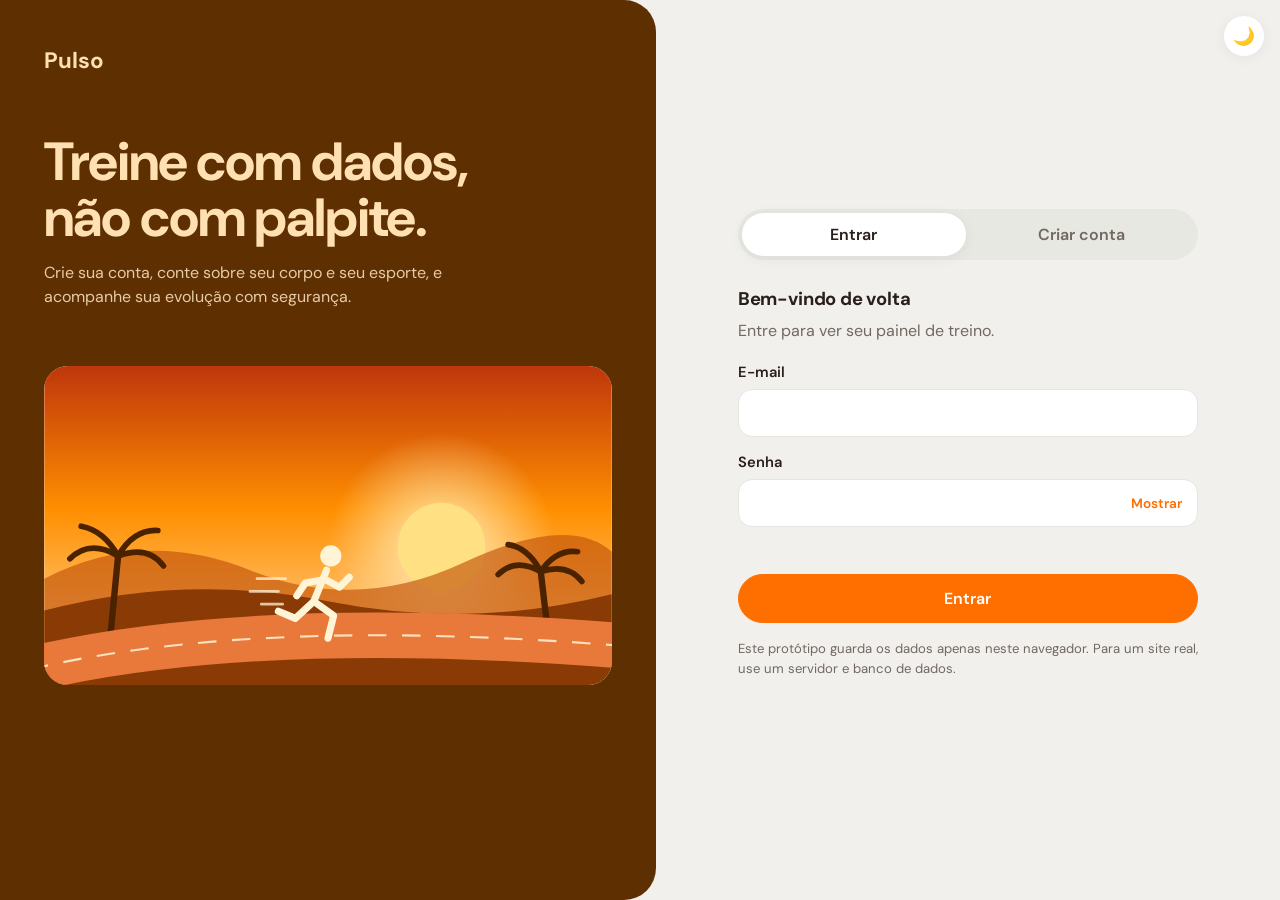
<file: index.html>
<!DOCTYPE html>
<html lang="pt-BR">
<head>
<meta charset="utf-8">
<meta http-equiv="refresh" content="0; url=pag1.html">
<title>Pulso</title>
</head>
<body><a href="pag1.html">Abrir o Pulso</a></body>
</html>
</file>
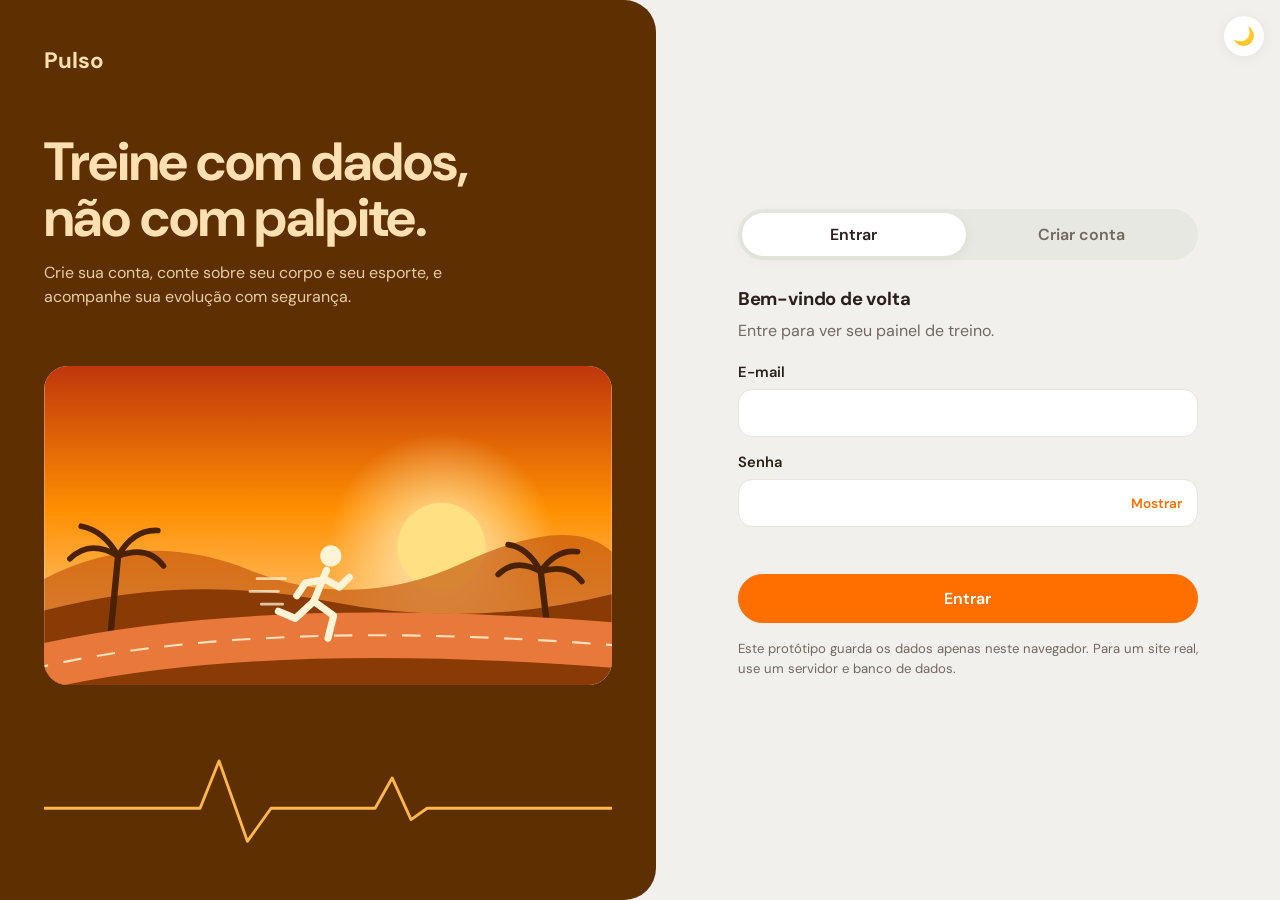
<file: pag1.html>
<!DOCTYPE html>
<html lang="pt-BR">
<head>
<meta charset="utf-8">
<meta name="viewport" content="width=device-width, initial-scale=1, viewport-fit=cover">
<meta name="theme-color" content="#F1F0EC">
<meta name="mobile-web-app-capable" content="yes">
<meta name="apple-mobile-web-app-capable" content="yes">
<meta name="apple-mobile-web-app-title" content="Pulso">
<link rel="manifest" href="manifest.webmanifest">
<link rel="icon" href="icons/icon-192.png">
<link rel="apple-touch-icon" href="icons/apple-touch-icon.png">
<title>Pulso – Entrar ou criar conta</title>
<link rel="stylesheet" href="css/estilo.css">
<script>/* tema salvo, ou o do aparelho; roda antes de desenhar para não piscar */
try{document.documentElement.dataset.tema=JSON.parse(localStorage.getItem('pulso_tema')||'null')||(matchMedia('(prefers-color-scheme: dark)').matches?'escuro':'claro')}catch(e){}
</script>
</head>
<body>
<main class="shell">
  <aside class="hero">
    <div class="brand">Pulso</div>
    <div>
      <h1>Treine com dados, não com palpite.</h1>
      <p>Crie sua conta, conte sobre seu corpo e seu esporte, e acompanhe sua evolução com segurança.</p>
    </div>
    <div class="midia" data-midia="login-hero"></div>
    <svg class="ecg" viewBox="0 0 600 120" aria-hidden="true">
      <path d="M0 70 H140 L165 70 L185 20 L215 105 L240 70 H330 L350 70 L368 38 L388 82 L405 70 H600"/>
    </svg>
  </aside>

  <section class="painel-auth">
    <div class="card">
      <div class="tabs" role="tablist">
        <button class="tab" role="tab" id="tabLogin" aria-selected="true" aria-controls="formLogin">Entrar</button>
        <button class="tab" role="tab" id="tabCadastro" aria-selected="false" aria-controls="formCadastro">Criar conta</button>
      </div>

      <form id="formLogin" novalidate>
        <h2>Bem-vindo de volta</h2>
        <p class="sub">Entre para ver seu painel de treino.</p>
        <div class="field"><label for="lEmail">E-mail</label>
          <input type="email" id="lEmail" autocomplete="email"></div>
        <div class="field"><label for="lSenha">Senha</label>
          <div class="pw"><input type="password" id="lSenha" autocomplete="current-password">
          <button type="button" data-ver="lSenha">Mostrar</button></div></div>
        <p class="erro" id="erroLogin" role="alert"></p>
        <button class="btn" type="submit">Entrar</button>
      </form>

      <form id="formCadastro" novalidate hidden>
        <div class="progress" id="progresso"><span></span><span></span><span></span></div>
        <p class="stepname" id="nomeEtapa"></p>

        <div class="step">
          <h2>Crie sua conta</h2>
          <p class="sub">Leva cerca de dois minutos.</p>
          <div class="field"><label for="nome">Nome completo</label><input type="text" id="nome" autocomplete="name" required></div>
          <div class="field"><label for="email">E-mail</label><input type="email" id="email" autocomplete="email" required></div>
          <div class="field"><label for="senha">Senha <span class="hint">(mínimo 8 caracteres)</span></label>
            <div class="pw"><input type="password" id="senha" autocomplete="new-password" required>
            <button type="button" data-ver="senha">Mostrar</button></div></div>
        </div>

        <div class="step" hidden>
          <h2>Sobre você</h2>
          <p class="sub">Usamos esses dados para ajustar metas e calcular seus indicadores.</p>
          <div class="row">
            <div class="field"><label for="nasc">Data de nascimento</label><input type="date" id="nasc" required></div>
            <div class="field"><span class="legend">Sexo</span><div id="gSexo"></div></div>
          </div>
          <div class="row">
            <div class="field"><label for="altura">Altura <span class="hint">(cm)</span></label>
              <input type="number" id="altura" min="100" max="250" inputmode="numeric" required></div>
            <div class="field"><label for="peso">Peso <span class="hint">(kg)</span></label>
              <input type="number" id="peso" min="30" max="300" step="0.1" inputmode="decimal" required></div>
          </div>
        </div>

        <div class="step" hidden>
          <h2>Esporte e saúde</h2>
          <p class="sub">Essas respostas ajudam a manter seus treinos seguros.</p>
          <div class="field"><label for="objetivo">Qual é o seu objetivo principal?</label><select id="objetivo" required></select></div>
          <div class="row">
            <div class="field"><label for="esporte">Esporte principal</label><input type="text" id="esporte" placeholder="Ex.: corrida" required></div>
            <div class="field"><span class="legend">Nível atual</span><div id="gNivel"></div></div>
          </div>
          <div class="field"><span class="legend">Dias de treino por semana</span><div id="gDias"></div></div>
          <div class="field"><span class="legend">Você tem ou já teve algum destes problemas?</span><div class="checks" id="condicoes"></div></div>
          <div class="field"><span class="legend">Algum médico já disse que você só deve fazer atividade física com acompanhamento?</span><div id="gParq"></div></div>
          <div class="field"><label for="lesoes">Lesões ou limitações atuais <span class="hint">(opcional)</span></label>
            <textarea id="lesoes" maxlength="300"></textarea></div>
          <label class="consent"><input type="checkbox" id="aceite" required>
            <span>Autorizo o uso destes dados de saúde para personalizar meus treinos e entendo que posso apagá-los quando quiser.</span></label>
        </div>

        <p class="erro" id="erroCadastro" role="alert"></p>
        <div class="actions">
          <button type="button" class="btn sec" id="btnVoltar" hidden>Voltar</button>
          <button type="submit" class="btn" id="btnAvancar">Continuar</button>
        </div>
      </form>
      <p class="nota">Este protótipo guarda os dados apenas neste navegador. Para um site real, use um servidor e banco de dados.</p>
    </div>
  </section>
</main>

<script src="js/app.js"></script>
<script>
if (Conta.atual()) location.replace(CONFIG.paginas.painel);
ativarSenhas();
montarMidias();
document.body.append(botaoTema('flutuante'));

const O = CONFIG.opcoes;
preencher($('#objetivo'), O.objetivos, 'Selecione');
const gSexo = grupoChips($('#gSexo'), O.sexos, { rotulo: 'Sexo' });
const gNivel = grupoChips($('#gNivel'), O.niveis, { rotulo: 'Nível atual', inicial: 'Iniciante' });   // já vem marcado: é só mudar se não for o caso
const gDias = grupoChips($('#gDias'), [1, 2, 3, 4, 5, 6, 7], { rotulo: 'Dias de treino por semana', inicial: 3 });
const gParq = grupoChips($('#gParq'), ['Não', 'Sim'], { rotulo: 'Acompanhamento médico' });   // de propósito sem resposta pré-marcada
montarChecks($('#condicoes'), O.condicoes);

/* Abas */
function mostrarAba(login) {
  $('#tabLogin').setAttribute('aria-selected', login);
  $('#tabCadastro').setAttribute('aria-selected', !login);
  $('#formLogin').hidden = !login;
  $('#formCadastro').hidden = login;
}
$('#tabLogin').onclick = () => mostrarAba(true);
$('#tabCadastro').onclick = () => mostrarAba(false);

/* Login */
$('#formLogin').onsubmit = async e => {
  e.preventDefault();
  const email = $('#lEmail').value, senha = $('#lSenha').value;
  if (!email.trim() || !senha) { $('#erroLogin').textContent = 'Digite e-mail e senha.'; return; }
  const r = await Conta.entrar(email, senha);
  if (r.erro) { $('#erroLogin').textContent = r.erro; return; }
  location.href = CONFIG.paginas.painel;
};

/* Cadastro em etapas */
const etapas = $$('#formCadastro .step');
const nomes = ['Etapa 1 de 3: conta', 'Etapa 2 de 3: seu corpo', 'Etapa 3 de 3: esporte e saúde'];
let etapa = 0;
function mostrarEtapa(n) {
  etapa = n;
  etapas.forEach((e, i) => e.hidden = i !== n);
  $$('#progresso span').forEach((s, i) => s.classList.toggle('on', i <= n));
  $('#nomeEtapa').textContent = nomes[n];
  $('#btnVoltar').hidden = n === 0;
  $('#btnAvancar').textContent = n === etapas.length - 1 ? 'Criar conta' : 'Continuar';
  $('#erroCadastro').textContent = '';
}
$('#btnVoltar').onclick = () => mostrarEtapa(etapa - 1);

function validar(n) {
  for (const c of $$('input[required]:not([type=checkbox]),select[required]', etapas[n])) {
    if (c.type === 'checkbox' ? !c.checked : !c.value.trim()) {
      c.focus();
      return c.type === 'checkbox' ? 'Para criar a conta, marque a autorização.' : 'Preencha todos os campos obrigatórios.';
    }
  }
  if (n === 0) {
    if (!$('#email').checkValidity()) return 'Digite um e-mail válido.';
    if ($('#senha').value.length < 8) return 'A senha precisa ter pelo menos 8 caracteres.';
    if (Conta.todos()[$('#email').value.trim().toLowerCase()]) return 'Já existe uma conta com esse e-mail. Use a aba Entrar.';
  }
  if (n === 1) {
    if (Datas.idade($('#nasc').value) < CONFIG.idadeMinima) return `É preciso ter ${CONFIG.idadeMinima} anos ou mais para criar uma conta.`;
    if (!$('#altura').checkValidity()) return 'Informe a altura em centímetros (entre 100 e 250).';
    if (!$('#peso').checkValidity()) return 'Informe o peso em quilos (entre 30 e 300).';
    if (!gSexo.valor) return 'Escolha uma opção em Sexo.';
  }
  if (n === 2 && !gParq.valor) return 'Responda se algum médico já pediu acompanhamento para você treinar.';
  if (n === 2 && !$$('#condicoes input:checked').length) return 'Marque os problemas de saúde que você tem ou "Nenhum deles".';
  if (n === 2 && !$('#aceite').checked) { $('#aceite').focus(); return 'Para criar a conta, marque a autorização.'; }
  return '';
}

$('#formCadastro').onsubmit = async e => {
  e.preventDefault();
  const erro = validar(etapa);
  $('#erroCadastro').textContent = erro;
  if (erro) return;
  if (etapa < etapas.length - 1) return mostrarEtapa(etapa + 1);

  const btn = $('#btnAvancar'); btn.disabled = true;
  const r = await Conta.criar({
    nome: $('#nome').value.trim(), email: $('#email').value, senha: $('#senha').value,
    nasc: $('#nasc').value, sexo: gSexo.valor, altura: +$('#altura').value, peso: +$('#peso').value,
    objetivo: $('#objetivo').value, esporte: $('#esporte').value.trim(), nivel: gNivel.valor, dias: gDias.valor,
    condicoes: $$('#condicoes input:checked').map(c => c.value), parq: gParq.valor, lesoes: $('#lesoes').value.trim()
  });
  btn.disabled = false;
  if (r.erro) { $('#erroCadastro').textContent = r.erro; return; }
  location.href = CONFIG.paginas.painel;
};
mostrarEtapa(0);
</script>
</body>
</html>
</file>
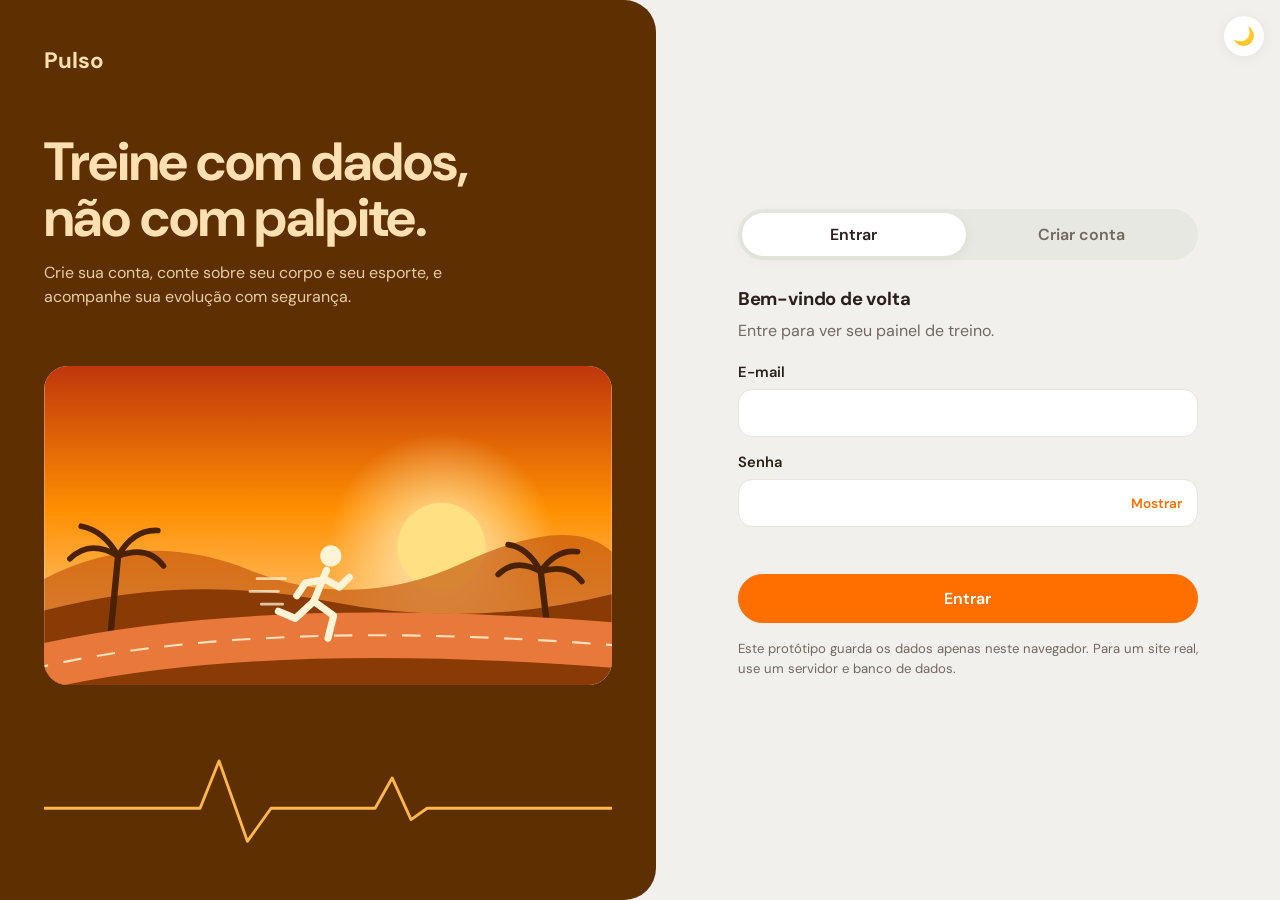
<file: pag2.html>
<!DOCTYPE html>
<html lang="pt-BR">
<head>
<meta charset="utf-8">
<meta name="viewport" content="width=device-width, initial-scale=1, viewport-fit=cover">
<meta name="theme-color" content="#F1F0EC">
<meta name="mobile-web-app-capable" content="yes">
<meta name="apple-mobile-web-app-capable" content="yes">
<meta name="apple-mobile-web-app-title" content="Pulso">
<link rel="manifest" href="manifest.webmanifest">
<link rel="icon" href="icons/icon-192.png">
<link rel="apple-touch-icon" href="icons/apple-touch-icon.png">
<title>Pulso – Painel</title>
<link rel="stylesheet" href="css/estilo.css">
<script>/* tema salvo, ou o do aparelho; roda antes de desenhar para não piscar */
try{document.documentElement.dataset.tema=JSON.parse(localStorage.getItem('pulso_tema')||'null')||(matchMedia('(prefers-color-scheme: dark)').matches?'escuro':'claro')}catch(e){}
</script>
</head>
<body>
<header id="topo"></header>

<main class="pagina">
  <section class="saudacao">
    <h1 id="ola"></h1>
    <p class="sub" id="saudTxt" style="margin-bottom:0"></p>
    <div class="meta" id="saudMeta" role="progressbar" aria-label="Meta da semana" aria-valuemin="0" aria-valuemax="100"><div id="saudBarra"></div></div>
    <div class="midia" data-midia="painel-banner"></div>
  </section>

  <div class="aviso" id="avisoMedico" hidden>Pelas suas respostas, converse com um médico antes de começar ou intensificar os treinos.</div>

  <div class="metricas">
    <div class="metrica"><div class="cab"><span class="icone" style="--c:var(--azul)">🌙</span>Sono</div>
      <div><b id="mSono">-</b><small id="mSonoSub"></small></div><div class="meta"><div id="bSono"></div></div></div>
    <div class="metrica"><div class="cab"><span class="icone" style="--c:var(--azul)">💧</span>Água</div>
      <div><b id="mAgua">-</b><small id="mAguaSub"></small></div><div class="meta"><div id="bAgua"></div></div></div>
    <div class="metrica"><div class="cab"><span class="icone">🏃</span>Treinos na semana</div>
      <div><b id="mTreinos">0</b><small id="mTreinosSub"></small></div><div class="meta"><div id="bTreinos"></div></div></div>
    <div class="metrica"><div class="cab"><span class="icone" style="--c:var(--laranja)">🔥</span>Semanas seguidas</div>
      <div><b id="mSeq">0</b><small id="mSeqSub"></small></div><div class="meta"><div id="bSeq"></div></div></div>
  </div>

  <div class="grade">
    <section class="bloco" id="registrar">
      <h2>Registrar treino</h2>
      <form id="formTreino" novalidate>
        <div class="field"><span class="legend">O que você treinou?</span><div id="gEsporte"></div>
          <input type="text" id="tTipo" placeholder="Qual esporte ou atividade?" maxlength="40" aria-label="Qual esporte ou atividade?" hidden></div>
        <div class="field"><span class="legend">Quanto tempo?</span><div id="gDuracao"></div>
          <input type="number" id="tMin" min="5" max="600" inputmode="numeric" placeholder="Minutos (5 a 600)" aria-label="Duração em minutos" hidden></div>
        <div class="field"><span class="legend">Intensidade</span><div id="gInt"></div></div>
        <div class="field"><span class="legend">Quando?</span><div id="gQuando"></div>
          <input type="date" id="tData" aria-label="Data do treino" hidden></div>
        <button class="link-btn" id="btnObs" type="button" aria-expanded="false" aria-controls="campoObs">+ Adicionar observação</button>
        <div class="field" id="campoObs" hidden><label for="tObs">Observações</label>
          <textarea id="tObs" maxlength="200" placeholder="Como se sentiu? Alguma dor?"></textarea></div>
        <p id="msgTreino" role="status" aria-live="polite"></p>
        <button class="btn" type="submit">Salvar treino</button>
        <button class="btn sec" id="btnRepetir" type="button" style="margin-top:10px" hidden></button>
      </form>
    </section>

    <section class="bloco">
      <div class="cal-topo">
        <button id="calAnt" type="button" aria-label="Anterior">‹</button>
        <h2 id="calTitulo"></h2>
        <button id="calProx" type="button" aria-label="Próximo">›</button>
      </div>
      <div class="chips cal-acoes"><button class="chip" id="calHoje" type="button">Hoje</button><button class="chip" id="calModo" type="button"></button></div>
      <div class="cal" id="calGrade"></div>
      <div class="cal-legenda" aria-hidden="true"><span><i class="n1"></i>até 29 min</span><span><i class="n2"></i>30 a 59 min</span><span><i class="n3"></i>60 min ou mais</span></div>
      <div class="dia-detalhe" id="diaSel" aria-live="polite"></div>
    </section>
  </div>

  <div class="grade">
    <section class="bloco">
      <h2>Últimos treinos</h2>
      <ul class="lista" id="lista"></ul>
      <p class="vazio" id="vazio">Nenhum treino registrado ainda. Salve o primeiro ao lado.</p>
    </section>

    <section class="bloco">
      <h2>Análise da semana</h2>
      <div class="chips" id="chips">
        <button class="chip" type="button" data-serie="min" aria-pressed="true">Treino (min)</button>
        <button class="chip" type="button" data-serie="agua" aria-pressed="false">Água (ml)</button>
        <button class="chip" type="button" data-serie="sono" aria-pressed="false">Sono (h)</button>
      </div>
      <div class="barras" id="barras" role="img" aria-label="Valores de cada dia da semana"></div>
    </section>
  </div>
</main>

<a class="fab" href="#registrar" aria-label="Registrar treino">+</a>

<script src="js/app.js"></script>
<script>
const u = Conta.exigirLogin();
if (u) iniciar(u);

function iniciar(u) {
  montarTopo();
  montarMidias();
  const O = CONFIG.opcoes, meta = u.dias || 3, hora = new Date().getHours();
  $('#ola').textContent = (hora < 12 ? 'Bom dia' : hora < 18 ? 'Boa tarde' : 'Boa noite') + ', ' + u.nome.split(' ')[0] + '!';
  $('#avisoMedico').hidden = !Saude.precisaMedico(u);
  $('.fab').onclick = () => setTimeout(() => $('#gDuracao .chip').focus({ preventScroll: true }), 400);

  const NOMES = ['janeiro', 'fevereiro', 'março', 'abril', 'maio', 'junho', 'julho', 'agosto', 'setembro', 'outubro', 'novembro', 'dezembro'];
  const MESES = ['jan', 'fev', 'mar', 'abr', 'mai', 'jun', 'jul', 'ago', 'set', 'out', 'nov', 'dez'];
  const barra = (id, pct) => { $(id).style.width = Math.max(0, Math.min(100, pct)) + '%'; };
  const dataDe = iso => new Date(iso + 'T12:00:00');
  const reduz = () => document.documentElement.dataset.movimento === 'reduzido' || matchMedia('(prefers-reduced-motion: reduce)').matches;
  const ontem = () => Datas.soma(Datas.hoje(), -1);

  /* ----- Registrar treino: botões em vez de campos para digitar ----- */
  const ESPORTES = ['Corrida', 'Musculação', 'Futebol', 'Caminhada', 'Ciclismo', 'Natação'];
  const meu = (u.esporte || '').trim();
  const esportes = [...(meu ? [meu.charAt(0).toUpperCase() + meu.slice(1)] : []), ...ESPORTES]
    .filter((e, i, l) => l.findIndex(x => x.toLowerCase() === e.toLowerCase()) === i);   // o esporte do cadastro vem primeiro
  const gEsporte = grupoChips($('#gEsporte'), [...esportes, ['__outro', 'Outro']], { rotulo: 'Esporte ou atividade', inicial: esportes[0],
    aoMudar: v => { $('#tTipo').hidden = v !== '__outro'; if (v === '__outro') $('#tTipo').focus(); } });
  const gDuracao = grupoChips($('#gDuracao'), [[30, '30 min'], [45, '45 min'], [60, '1 h'], [90, '1 h 30'], ['outro', 'Outro']], { rotulo: 'Duração',
    aoMudar: v => { $('#tMin').hidden = v !== 'outro'; if (v === 'outro') $('#tMin').focus(); } });
  const gInt = grupoChips($('#gInt'), O.intensidades, { rotulo: 'Intensidade', inicial: O.intensidades[1] });
  const gQuando = grupoChips($('#gQuando'), [['hoje', 'Hoje'], ['ontem', 'Ontem'], ['outra', 'Outra data']], { rotulo: 'Quando foi o treino', inicial: 'hoje',
    aoMudar: v => { $('#tData').hidden = v !== 'outra'; if (v === 'outra') $('#tData').focus(); } });
  $('#tData').max = $('#tData').value = Datas.hoje();

  const dataEscolhida = () => gQuando.valor === 'hoje' ? Datas.hoje() : gQuando.valor === 'ontem' ? ontem() : $('#tData').value;
  const minutos = () => gDuracao.valor === 'outro' ? +$('#tMin').value : gDuracao.valor;
  function definirData(iso) {
    $('#tData').value = iso;
    gQuando.definir(iso === Datas.hoje() ? 'hoje' : iso === ontem() ? 'ontem' : 'outra');
  }
  const aviso = (txt, ok) => { const p = $('#msgTreino'); p.textContent = txt; p.className = ok ? 'ok' : 'erro'; };

  $('#btnObs').onclick = () => {
    const abrir = $('#campoObs').hidden;
    $('#campoObs').hidden = !abrir; $('#btnObs').setAttribute('aria-expanded', abrir);
    $('#btnObs').textContent = abrir ? '− Ocultar observação' : '+ Adicionar observação';
    if (abrir) $('#tObs').focus();
  };

  const ultimo = () => [...Treinos.listar()].sort((a, b) => b.data.localeCompare(a.data) || b.id - a.id)[0];
  function atualizarRepetir() {
    const t = ultimo(), b = $('#btnRepetir');
    b.hidden = !t;
    if (t) b.textContent = 'Repetir último: ' + t.tipo + ', ' + t.min + ' min';
  }
  $('#btnRepetir').onclick = () => {
    const t = ultimo(); if (!t) return;
    if (!Treinos.adicionar({ tipo: t.tipo, data: Datas.hoje(), min: t.min, intensidade: t.intensidade, obs: '' })) { aviso('Não foi possível salvar no navegador.'); return; }
    aviso('Treino repetido para hoje.', true);
    selecionado = Datas.hoje(); ref = new Date(); desenhar();
  };

  $('#formTreino').onsubmit = e => {
    e.preventDefault();
    const tipo = (gEsporte.valor === '__outro' ? $('#tTipo').value : gEsporte.valor || '').trim(), data = dataEscolhida(), min = minutos();
    if (!tipo) { aviso('Diga o que você treinou.'); $('#tTipo').focus(); return; }
    if (gDuracao.valor === null) { aviso('Escolha quanto tempo durou o treino.'); $('#gDuracao .chip').focus(); return; }
    if (!(min >= 5 && min <= 600)) { aviso('Informe a duração entre 5 e 600 minutos.'); $('#tMin').focus(); return; }
    if (!data || data > Datas.hoje()) { aviso('Escolha uma data de hoje ou anterior.'); $('#tData').focus(); return; }
    if (!Treinos.adicionar({ tipo, data, min, intensidade: gInt.valor, obs: $('#tObs').value.trim() })) { aviso('Não foi possível salvar no navegador.'); return; }
    gDuracao.definir(null); $('#tMin').value = ''; $('#tObs').value = ''; $('#tTipo').value = '';
    if (!$('#campoObs').hidden) $('#btnObs').click();
    definirData(Datas.hoje());
    aviso('Treino salvo!', true);
    selecionado = data; ref = dataDe(data); desenhar();
  };

  /* ----- Calendário: semana (celular) ou mês; toque em um dia para ver e adicionar treinos ----- */
  let ref = new Date(), selecionado = Datas.hoje(), modo = matchMedia('(max-width:820px)').matches ? 'semana' : 'mes';

  function calendario(minDia) {
    const g = $('#calGrade'); g.textContent = '';
    let dias;
    if (modo === 'mes') {
      $('#calTitulo').textContent = NOMES[ref.getMonth()] + ' de ' + ref.getFullYear();
      dias = Array.from({ length: new Date(ref.getFullYear(), ref.getMonth() + 1, 0).getDate() }, (_, i) => new Date(ref.getFullYear(), ref.getMonth(), i + 1));
    } else {
      const ini = new Date(ref.getFullYear(), ref.getMonth(), ref.getDate() - ((ref.getDay() + 6) % 7));
      dias = Array.from({ length: 7 }, (_, i) => new Date(ini.getFullYear(), ini.getMonth(), ini.getDate() + i));
      $('#calTitulo').textContent = dias[0].getDate() + ' ' + MESES[dias[0].getMonth()] + ' a ' + dias[6].getDate() + ' ' + MESES[dias[6].getMonth()];
    }
    $('#calAnt').setAttribute('aria-label', modo === 'mes' ? 'Mês anterior' : 'Semana anterior');
    $('#calProx').setAttribute('aria-label', modo === 'mes' ? 'Próximo mês' : 'Próxima semana');
    $('#calModo').textContent = modo === 'mes' ? 'Ver só a semana' : 'Ver o mês inteiro';
    ['S', 'T', 'Q', 'Q', 'S', 'S', 'D'].forEach(l => g.append(el('span', l, 'dia-sem')));
    if (modo === 'mes') for (let i = 0; i < (dias[0].getDay() + 6) % 7; i++) g.append(el('span'));
    dias.forEach(d => {
      const iso = Datas.iso(d), m = minDia[iso] || 0;
      const b = el('button', d.getDate(), 'dia' + (m ? ' treinou n' + (m >= 60 ? 3 : m >= 30 ? 2 : 1) : '') + (iso === Datas.hoje() ? ' hoje' : '') + (iso === selecionado ? ' sel' : ''));
      b.type = 'button'; b.disabled = iso > Datas.hoje();
      b.setAttribute('aria-pressed', iso === selecionado);
      b.setAttribute('aria-label', d.getDate() + ' de ' + NOMES[d.getMonth()] + (iso === Datas.hoje() ? ', hoje' : '') + (m ? ', ' + m + ' minutos treinados' : ', sem treino'));
      b.onclick = () => { selecionado = iso; desenhar(); const s = $('#calGrade .dia.sel'); if (s) s.focus({ preventScroll: true }); };
      g.append(b);
    });
  }

  function detalhe() {
    const box = $('#diaSel'); box.textContent = '';
    const treinos = Treinos.listar().filter(t => t.data === selecionado), [, m, d] = selecionado.split('-');
    box.append(el('strong', (selecionado === Datas.hoje() ? 'Hoje, ' : '') + (+d) + ' de ' + NOMES[+m - 1]));
    if (!treinos.length) box.append(el('p', 'Nenhum treino neste dia.', 'vazio'));
    else {
      const ul = el('ul', null, 'lista');
      treinos.forEach(t => {
        const li = el('li'), info = el('div'), btn = el('button', 'Apagar');
        btn.type = 'button'; btn.setAttribute('aria-label', 'Apagar treino de ' + t.tipo);
        btn.onclick = () => { Treinos.remover(t.id); desenhar(); };
        info.append(el('strong', t.tipo), el('span', t.min + ' min, ' + t.intensidade.toLowerCase() + (t.obs ? '. ' + t.obs : '')));
        li.append(info, btn); ul.append(li);
      });
      box.append(ul);
    }
    const add = el('button', '+ Adicionar treino neste dia', 'btn sec mini'); add.type = 'button';
    add.onclick = () => {
      definirData(selecionado);
      $('#registrar').scrollIntoView({ behavior: reduz() ? 'auto' : 'smooth' });
      setTimeout(() => $('#gDuracao .chip').focus({ preventScroll: true }), reduz() ? 0 : 400);
    };
    box.append(add);
  }

  function mover(n) {
    ref = modo === 'mes' ? new Date(ref.getFullYear(), ref.getMonth() + n, 1) : new Date(ref.getFullYear(), ref.getMonth(), ref.getDate() + 7 * n);
    desenhar();
  }
  $('#calAnt').onclick = () => mover(-1);
  $('#calProx').onclick = () => mover(1);
  $('#calHoje').onclick = () => { ref = new Date(); selecionado = Datas.hoje(); desenhar(); };
  $('#calModo').onclick = () => { modo = modo === 'mes' ? 'semana' : 'mes'; if (modo === 'semana') ref = dataDe(selecionado); desenhar(); };

  /* ----- Análise da semana ----- */
  let serie = 'min';
  function analise(minDia) {
    const semana = Datas.semana(), unidade = { min: ' min', agua: ' ml', sono: ' h' }[serie];
    const valor = d => { if (serie === 'min') return minDia[d] || 0; const c = Checkins.doDia(d); return c ? c[serie] : 0; };
    const vals = semana.map(valor), maior = Math.max(...vals, 1), box = $('#barras');
    box.textContent = ''; box.className = 'barras ' + serie;
    semana.forEach((d, i) => {
      const col = el('div', null, vals[i] ? '' : 'zero'), b = el('i');
      b.style.height = Math.max(4, vals[i] / maior * 90) + 'px'; b.title = fmt(vals[i]) + unidade;
      col.append(el('em', vals[i] ? fmt(vals[i]) : ''), b, el('span', ['seg', 'ter', 'qua', 'qui', 'sex', 'sáb', 'dom'][i])); box.append(col);
    });
  }
  $$('#chips .chip').forEach(b => b.onclick = () => {
    serie = b.dataset.serie;
    $$('#chips .chip').forEach(c => c.setAttribute('aria-pressed', c === b));
    analise(Treinos.minutosPorDia());
  });

  function desenhar() {
    const minDia = Treinos.minutosPorDia(), semana = Datas.semana(), dias = semana.filter(d => minDia[d]).length;
    const min = semana.reduce((s, d) => s + (minDia[d] || 0), 0), pct = Math.round(dias / meta * 100), faltam = meta - dias;
    $('#saudTxt').textContent = faltam <= 0 ? 'Meta da semana cumprida. Descanse e se hidrate.'
      : 'Faltam ' + faltam + (faltam === 1 ? ' treino' : ' treinos') + ' para a meta desta semana (' + dias + ' de ' + meta + ').';
    barra('#saudBarra', pct); $('#saudMeta').setAttribute('aria-valuenow', Math.min(100, pct));

    const ck = Checkins.doDia(Datas.hoje()), refAgua = Math.round(u.peso * 35), semanas = Treinos.semanasSeguidas(meta);
    $('#mSono').textContent = ck ? fmt(ck.sono) : '-';
    $('#mSonoSub').textContent = ck ? 'h, energia ' + O.energia[ck.energia - 1].toLowerCase() : 'sem check-in hoje';
    barra('#bSono', ck ? ck.sono / 8 * 100 : 0);
    $('#mAgua').textContent = ck ? fmt((ck.agua / 1000).toFixed(1)) : '-';
    $('#mAguaSub').textContent = 'de ' + fmt((refAgua / 1000).toFixed(1)) + ' L';
    barra('#bAgua', ck ? ck.agua / refAgua * 100 : 0);
    $('#mTreinos').textContent = dias + '/' + meta; $('#mTreinosSub').textContent = min + ' min'; barra('#bTreinos', pct);
    $('#mSeq').textContent = semanas; $('#mSeqSub').textContent = semanas === 1 ? 'semana cumprindo a meta' : 'semanas cumprindo a meta'; barra('#bSeq', semanas / 4 * 100);

    calendario(minDia); detalhe(); atualizarRepetir(); analise(minDia);

    const ul = $('#lista'); ul.textContent = '';
    const recentes = [...Treinos.listar()].sort((a, b) => b.data.localeCompare(a.data) || b.id - a.id).slice(0, 6);
    $('#vazio').hidden = recentes.length > 0;
    recentes.forEach(t => {
      const li = el('li'), info = el('div'), btn = el('button', 'Apagar');
      btn.type = 'button'; btn.setAttribute('aria-label', 'Apagar treino de ' + t.tipo);
      btn.onclick = () => { Treinos.remover(t.id); desenhar(); };
      info.append(el('strong', t.tipo), el('span', Datas.br(t.data) + ', ' + t.min + ' min, ' + t.intensidade.toLowerCase() + (t.obs ? '. ' + t.obs : '')));
      li.append(info, btn); ul.append(li);
    });
  }

  desenhar();
}
</script>
</body>
</html>
</file>
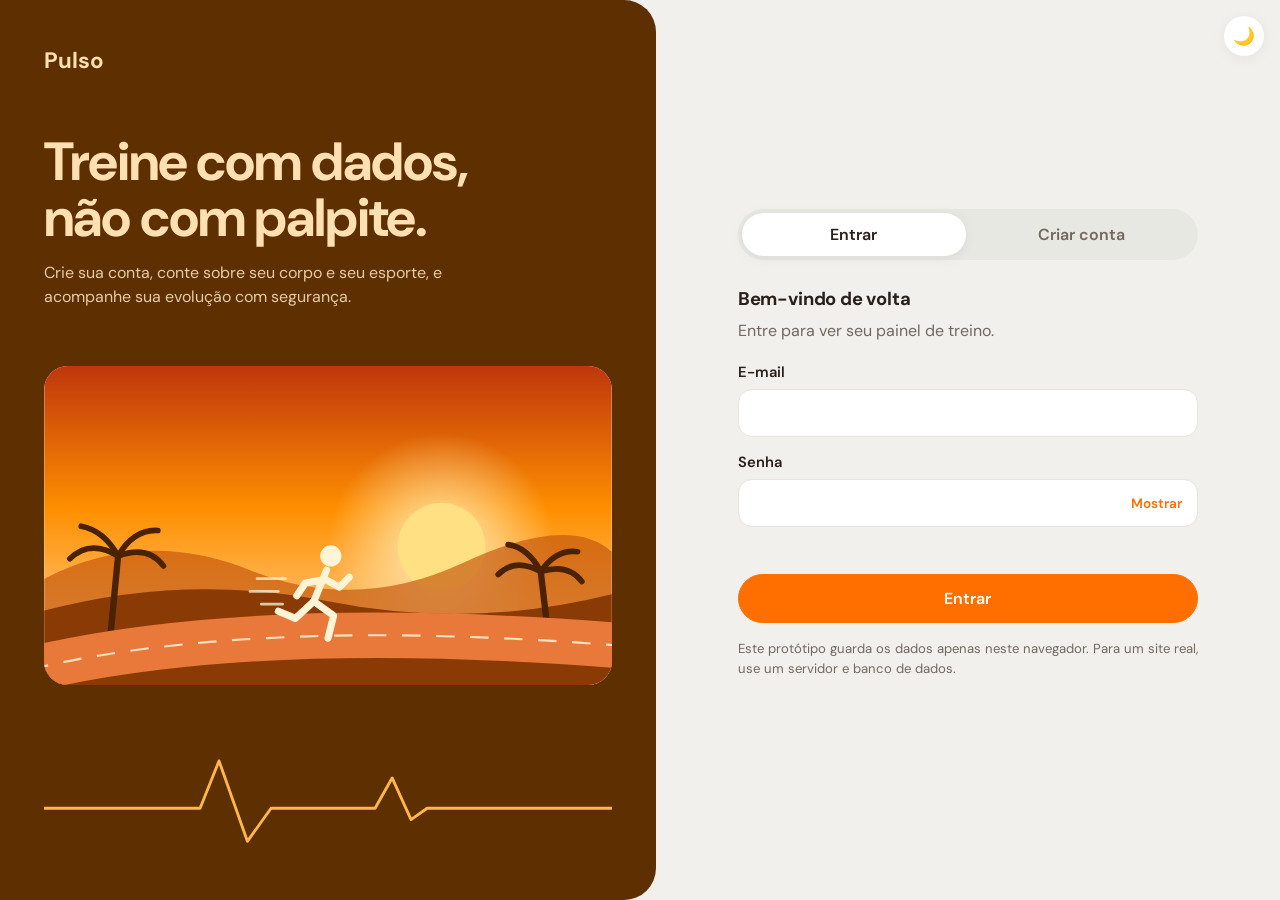
<file: pag3.html>
<!DOCTYPE html>
<html lang="pt-BR">
<head>
<meta charset="utf-8">
<meta name="viewport" content="width=device-width, initial-scale=1, viewport-fit=cover">
<meta name="theme-color" content="#F1F0EC">
<meta name="mobile-web-app-capable" content="yes">
<meta name="apple-mobile-web-app-capable" content="yes">
<meta name="apple-mobile-web-app-title" content="Pulso">
<link rel="manifest" href="manifest.webmanifest">
<link rel="icon" href="icons/icon-192.png">
<link rel="apple-touch-icon" href="icons/apple-touch-icon.png">
<title>Pulso – Minha saúde</title>
<link rel="stylesheet" href="css/estilo.css">
<script>/* tema salvo, ou o do aparelho; roda antes de desenhar para não piscar */
try{document.documentElement.dataset.tema=JSON.parse(localStorage.getItem('pulso_tema')||'null')||(matchMedia('(prefers-color-scheme: dark)').matches?'escuro':'claro')}catch(e){}
</script>
</head>
<body>
<header id="topo"></header>

<main class="pagina">
  <h1>Minha saúde</h1>
  <p class="sub">Indicadores gerais calculados com os seus dados. Não substituem uma avaliação profissional.</p>
  <div class="aviso" id="avisoMedico" hidden>Pelas suas respostas, converse com um médico antes de começar ou intensificar os treinos.</div>

  <section class="bloco">
    <h2>Perfil</h2>
    <p class="sub">Sua foto, nome, peso, altura e objetivo agora ficam em Configurações.</p>
    <a class="btn sec" href="pag6.html#perfil">Editar meu perfil</a>
  </section>

  <section class="bloco">
    <h2>Seus indicadores</h2>
    <dl class="resumo" id="indicadores"></dl>
  </section>

  <section class="bloco">
    <h2>Zonas de frequência cardíaca</h2>
    <p class="sub" id="zonasTxt" style="margin-bottom:8px"></p>
    <ul class="lista" id="zonas"></ul>
  </section>
</main>

<script src="js/app.js"></script>
<script>
if (Conta.exigirLogin()) iniciar();

function iniciar() {
  montarTopo();
  function desenhar() {
    const u = Conta.atual(), idade = Datas.idade(u.nasc), imc = Saude.imc(u), fc = Saude.fcMax(idade);
    $('#avisoMedico').hidden = !Saude.precisaMedico(u);

    const itens = [['IMC', imc.toFixed(1) + ', ' + Saude.faixaImc(imc)], ['Frequência máxima estimada', fc + ' bpm'], ['Água por dia (referência)', Saude.aguaLitros(u.peso) + ' L']];
    const dl = $('#indicadores'); dl.textContent = '';
    itens.forEach(([t, v]) => { const d = el('div'); d.append(el('dt', t), el('dd', v)); dl.append(d); });

    $('#zonasTxt').textContent = 'Estimativa para ' + idade + ' anos (fórmula de Tanaka). Para treinar em uma zona, mantenha os batimentos dentro da faixa.';
    const ul = $('#zonas'); ul.textContent = '';
    Saude.zonas(fc).forEach(([nome, a, b]) => { const li = el('li'); li.append(el('strong', nome), el('span', a + ' a ' + b + ' bpm')); ul.append(li); });
  }

  desenhar();
}
</script>
</body>
</html>
</file>
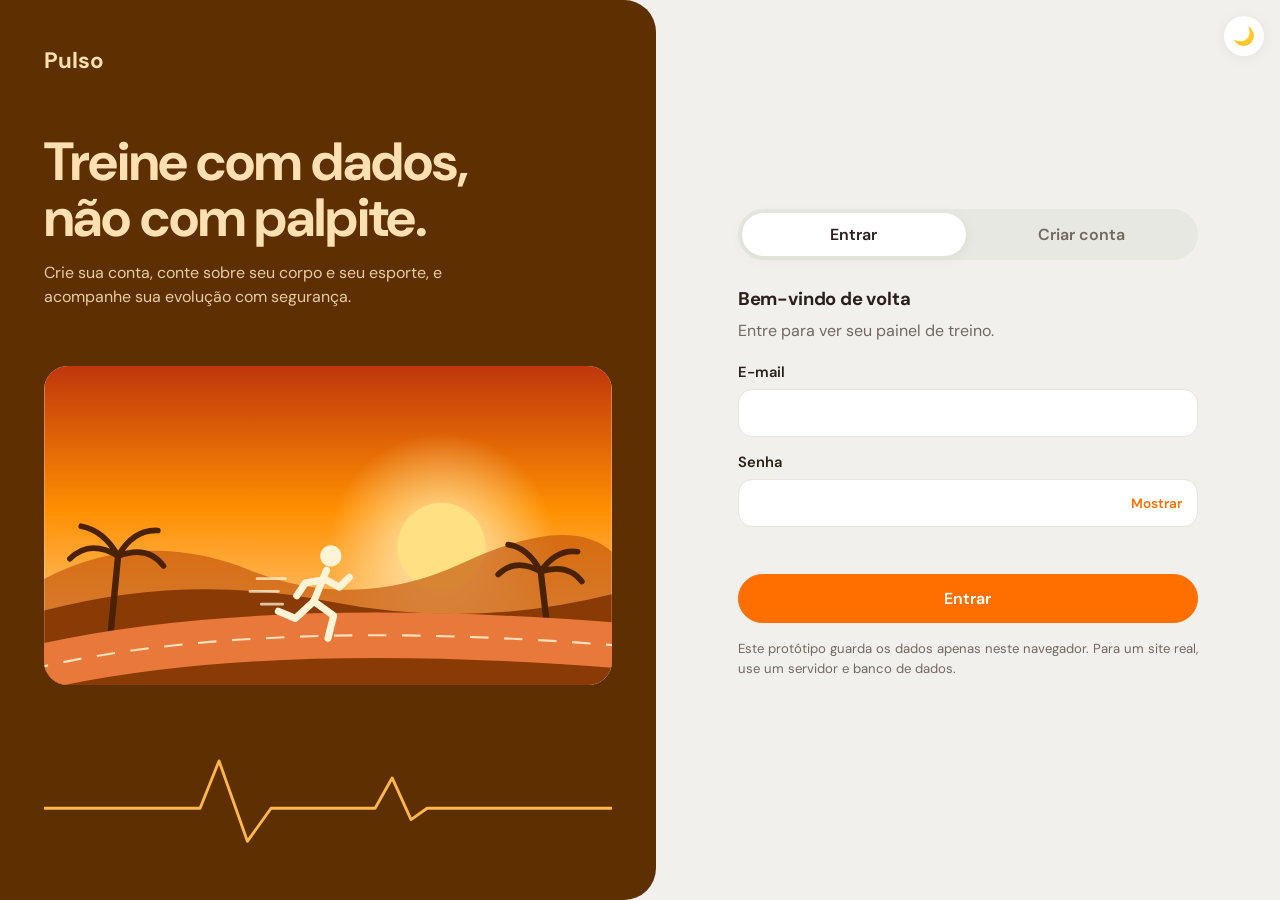
<file: pag4.html>
<!DOCTYPE html>
<html lang="pt-BR">
<head>
<meta charset="utf-8">
<meta name="viewport" content="width=device-width, initial-scale=1, viewport-fit=cover">
<meta name="theme-color" content="#F1F0EC">
<meta name="mobile-web-app-capable" content="yes">
<meta name="apple-mobile-web-app-capable" content="yes">
<meta name="apple-mobile-web-app-title" content="Pulso">
<link rel="manifest" href="manifest.webmanifest">
<link rel="icon" href="icons/icon-192.png">
<link rel="apple-touch-icon" href="icons/apple-touch-icon.png">
<title>Pulso – Saúde e recuperação</title>
<link rel="stylesheet" href="css/estilo.css">
<script>/* tema salvo, ou o do aparelho; roda antes de desenhar para não piscar */
try{document.documentElement.dataset.tema=JSON.parse(localStorage.getItem('pulso_tema')||'null')||(matchMedia('(prefers-color-scheme: dark)').matches?'escuro':'claro')}catch(e){}
</script>
</head>
<body>
<header id="topo"></header>

<main class="pagina">
  <h1>Saúde e recuperação</h1>
  <p class="sub">Registre como você está a cada dia e descubra padrões. Isso não substitui uma avaliação médica.</p>

  <section class="bloco" aria-live="polite">
    <h2>Hoje</h2>
    <dl class="stats" id="hoje"></dl>
    <div class="meta" id="metaAgua" role="progressbar" aria-label="Água de hoje" aria-valuemin="0" aria-valuemax="100"><div id="aguaBarra"></div></div>
    <p class="sub" id="aguaTxt" style="margin:0"></p>
  </section>

  <section class="bloco bloco-midia">
    <h2>Para relaxar e alongar</h2>
    <div class="midia" data-midia="recuperacao-video"></div>
  </section>

  <div class="grade">
    <section class="bloco">
      <h2>Check-in do dia</h2>
      <form id="formCheck" novalidate>
        <div class="row">
          <div class="field"><label for="cData">Data</label><input type="date" id="cData"></div>
          <div class="field"><label for="cSono">Sono <span class="hint">(horas)</span></label>
            <input type="number" id="cSono" min="0" max="16" step="0.5" inputmode="decimal"></div>
        </div>
        <div class="row">
          <div class="field"><label for="cAgua">Água <span class="hint">(ml)</span></label>
            <input type="number" id="cAgua" min="0" max="10000" step="50" inputmode="numeric"></div>
          <div class="field"><label for="cEnergia">Energia e disposição</label><select id="cEnergia"></select></div>
        </div>
        <div class="row">
          <div class="field"><label for="cDor">Dor muscular</label><select id="cDor"></select></div>
          <div class="field"><label for="cEsforco">Esforço do treino <span class="hint">(0 a 10)</span></label><select id="cEsforco"></select></div>
        </div>
        <label class="consent"><input type="checkbox" id="cDescanso"><span>Hoje foi dia de descanso</span></label>
        <p class="erro" id="erroCheck" role="alert"></p>
        <button class="btn" type="submit">Salvar check-in</button>
      </form>
    </section>

    <section class="bloco">
      <h2>Últimos 7 dias</h2>
      <dl class="resumo" id="medias"></dl>
      <ul class="lista" id="lista" style="margin-top:12px"></ul>
      <p class="vazio" id="vazio">Nenhum check-in ainda. Salve o primeiro ao lado.</p>
    </section>
  </div>
</main>

<script src="js/app.js"></script>
<script>
const u = Conta.exigirLogin();
if (u) iniciar(u);

function iniciar(u) {
  montarTopo();
  montarMidias();
  const O = CONFIG.opcoes, metaAgua = Math.round(u.peso * 35);   // ml por dia, referência geral

  preencher($('#cEnergia'), [], 'Selecione');
  O.energia.forEach((t, i) => $('#cEnergia').append(new Option((i + 1) + ': ' + t, i + 1)));
  preencher($('#cDor'), O.dor);
  $('#cEsforco').append(new Option('Não treinei', ''));
  for (let i = 0; i <= 10; i++) $('#cEsforco').append(new Option(i, i));
  $('#cData').value = $('#cData').max = Datas.hoje();

  // Ao trocar a data, carrega o check-in já salvo nela (se existir)
  function carregar() {
    const c = Checkins.doDia($('#cData').value);
    $('#cSono').value = c ? c.sono : '';
    $('#cAgua').value = c ? c.agua : '';
    $('#cEnergia').value = c ? c.energia : '';
    $('#cDor').value = c ? c.dor : O.dor[0];
    $('#cEsforco').value = c && c.esforco != null ? c.esforco : '';
    $('#cDescanso').checked = !!(c && c.descanso);
  }
  $('#cData').onchange = carregar;

  function desenhar() {
    const hoje = Checkins.doDia(Datas.hoje()), sem = 'sem registro';
    const dl = $('#hoje'); dl.textContent = '';
    [['Sono', hoje ? fmt(hoje.sono) + ' h' : sem], ['Água', hoje ? hoje.agua + ' ml' : sem], ['Energia', hoje ? O.energia[hoje.energia - 1] : sem]]
      .forEach(([t, v]) => { const d = el('div'); d.append(el('dt', t), el('dd', v)); dl.append(d); });

    const pct = hoje ? Math.min(100, Math.round(hoje.agua / metaAgua * 100)) : 0;
    $('#aguaBarra').style.width = pct + '%';
    $('#metaAgua').setAttribute('aria-valuenow', pct);
    $('#aguaTxt').textContent = 'Referência geral para o seu peso: ' + fmt((metaAgua / 1000).toFixed(1)) + ' L por dia.';

    const regs = Array.from({ length: 7 }, (_, i) => Checkins.doDia(Datas.soma(Datas.hoje(), -i))).filter(Boolean);
    const media = k => fmt((regs.reduce((s, r) => s + r[k], 0) / regs.length).toFixed(1));
    const md = $('#medias'); md.textContent = '';
    [['Sono médio', regs.length ? media('sono') + ' h' : '-'], ['Energia média', regs.length ? media('energia') + ' de 5' : '-'],
      ['Dias de descanso', regs.filter(r => r.descanso).length]]
      .forEach(([t, v]) => { const d = el('div'); d.append(el('dt', t), el('dd', v)); md.append(d); });

    const ul = $('#lista'); ul.textContent = '';
    $('#vazio').hidden = regs.length > 0;
    regs.forEach(r => {
      const li = el('li'), info = el('div');
      info.append(el('strong', Datas.br(r.data)), el('span',
        'sono ' + fmt(r.sono) + ' h, água ' + r.agua + ' ml, energia ' + r.energia + '/5, dor ' + r.dor.toLowerCase() +
        (r.esforco != null ? ', esforço ' + r.esforco + '/10' : '') + (r.descanso ? ', descanso' : '')));
      li.append(info); ul.append(li);
    });
  }

  $('#formCheck').onsubmit = e => {
    e.preventDefault();
    const erro = $('#erroCheck'), data = $('#cData').value, sono = +$('#cSono').value, agua = +$('#cAgua').value;
    if (!data || data > Datas.hoje()) { erro.textContent = 'Escolha uma data de hoje ou anterior.'; return; }
    if ($('#cSono').value === '' || sono < 0 || sono > 16) { erro.textContent = 'Informe as horas de sono (de 0 a 16).'; $('#cSono').focus(); return; }
    if ($('#cAgua').value === '' || agua < 0 || agua > 10000) { erro.textContent = 'Informe a água em ml (de 0 a 10000).'; $('#cAgua').focus(); return; }
    if (!$('#cEnergia').value) { erro.textContent = 'Escolha como estava sua energia.'; $('#cEnergia').focus(); return; }
    const ok = Checkins.registrar({
      data, sono, agua, energia: +$('#cEnergia').value, dor: $('#cDor').value,
      esforco: $('#cEsforco').value === '' ? null : +$('#cEsforco').value, descanso: $('#cDescanso').checked
    });
    erro.textContent = ok ? '' : 'Não foi possível salvar no navegador.';
    if (ok) desenhar();
  };

  carregar();
  desenhar();
}
</script>
</body>
</html>
</file>
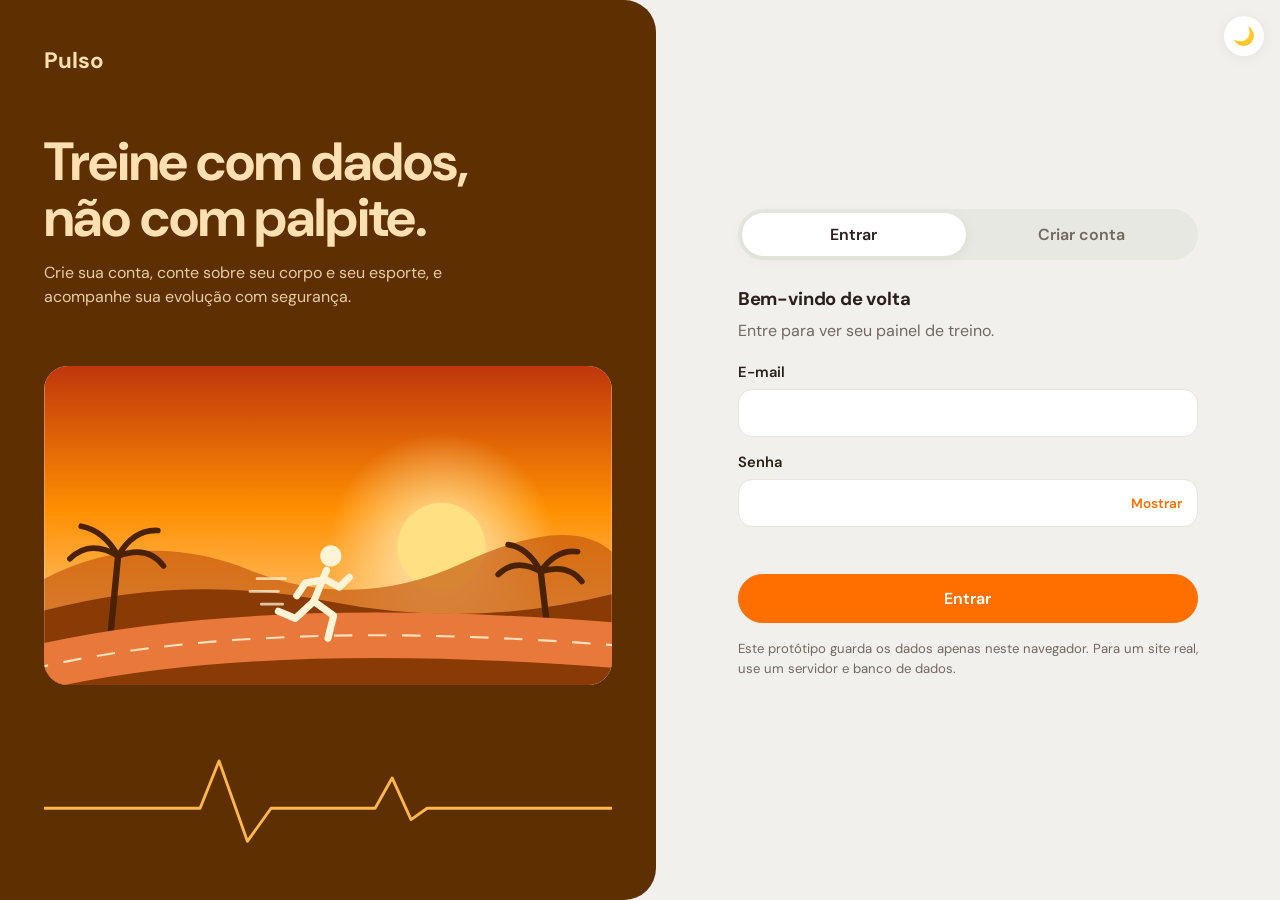
<file: pag5.html>
<!DOCTYPE html>
<html lang="pt-BR">
<head>
<meta charset="utf-8">
<meta name="viewport" content="width=device-width, initial-scale=1, viewport-fit=cover">
<meta name="theme-color" content="#F1F0EC">
<meta name="mobile-web-app-capable" content="yes">
<meta name="apple-mobile-web-app-capable" content="yes">
<meta name="apple-mobile-web-app-title" content="Pulso">
<link rel="manifest" href="manifest.webmanifest">
<link rel="icon" href="icons/icon-192.png">
<link rel="apple-touch-icon" href="icons/apple-touch-icon.png">
<title>Pulso – Evolução e desempenho</title>
<link rel="stylesheet" href="css/estilo.css">
<script>/* tema salvo, ou o do aparelho; roda antes de desenhar para não piscar */
try{document.documentElement.dataset.tema=JSON.parse(localStorage.getItem('pulso_tema')||'null')||(matchMedia('(prefers-color-scheme: dark)').matches?'escuro':'claro')}catch(e){}
</script>
</head>
<body>
<header id="topo"></header>

<main class="pagina">
  <h1>Evolução e desempenho</h1>
  <p class="sub">Compare períodos e acompanhe peso e medidas ao longo do tempo.</p>

  <div class="grade">
    <section class="bloco">
      <h2>Semana atual</h2>
      <dl class="resumo" id="cmpSemana"></dl>
    </section>
    <section class="bloco">
      <h2>Mês atual</h2>
      <dl class="resumo" id="cmpMes"></dl>
    </section>
  </div>
  <p class="nota" style="margin:-8px 0 20px">A semana e o mês atuais ainda estão em andamento. A variação compara com o período anterior completo.</p>

  <section class="bloco">
    <h2>Minutos por semana</h2>
    <div class="barras" id="barras" role="img" aria-label="Minutos treinados nas últimas 8 semanas"></div>
  </section>

  <div class="grade">
    <section class="bloco">
      <h2>Registrar peso e medidas</h2>
      <form id="formMed" novalidate>
        <div class="field"><label for="mData">Data</label><input type="date" id="mData"></div>
        <div class="row">
          <div class="field"><label for="mPeso">Peso <span class="hint">(kg)</span></label>
            <input type="number" id="mPeso" min="30" max="300" step="0.1" inputmode="decimal"></div>
          <div class="field"><label for="mCintura">Cintura <span class="hint">(cm, opcional)</span></label>
            <input type="number" id="mCintura" min="40" max="250" step="0.5" inputmode="decimal"></div>
        </div>
        <p class="erro" id="erroMed" role="alert"></p>
        <button class="btn" type="submit">Salvar medida</button>
        <p class="nota">O peso mais recente atualiza o seu IMC na página Minha saúde.</p>
      </form>
    </section>

    <section class="bloco">
      <h2>Peso ao longo do tempo</h2>
      <svg class="grafico" id="grafico" viewBox="0 0 600 160" role="img" aria-label="Gráfico de peso" hidden></svg>
      <p class="vazio" id="msgGrafico">Registre pelo menos duas medidas para ver o gráfico.</p>
      <ul class="lista" id="listaMed" style="margin-top:12px"></ul>
    </section>
  </div>

  <section class="bloco">
    <h2>Histórico de treinos</h2>
    <ul class="lista" id="historico"></ul>
    <p class="vazio" id="vazioHist">Nenhum treino registrado ainda. Registre o primeiro no Painel.</p>
  </section>
</main>

<script src="js/app.js"></script>
<script>
if (Conta.exigirLogin()) iniciar();

function iniciar() {
  montarTopo();
  $('#mData').value = $('#mData').max = Datas.hoje();

  const variacao = (a, b) => b ? (a >= b ? '+' : '') + Math.round((a - b) / b * 100) + '% vs. anterior' : 'sem base de comparação';
  function comparar(box, atual, anterior) {
    box.textContent = '';
    [['Minutos', 'min', ' min'], ['Dias de treino', 'dias', ''], ['Treinos', 'treinos', '']].forEach(([titulo, k, suf]) => {
      const d = el('div'), dd = el('dd', atual[k] + suf);
      dd.append(el('small', variacao(atual[k], anterior[k])));
      d.append(el('dt', titulo), dd); box.append(d);
    });
  }
  const sem1 = Datas.segunda(1), mes1 = 1;
  comparar($('#cmpSemana'), Treinos.totais(Datas.segunda(0), Datas.hoje()), Treinos.totais(sem1, Datas.soma(sem1, 6)));
  comparar($('#cmpMes'), Treinos.totais(Datas.inicioMes(0), Datas.fimMes(0)), Treinos.totais(Datas.inicioMes(mes1), Datas.fimMes(mes1)));

  // Barras: últimas 8 semanas
  const inicios = Array.from({ length: 8 }, (_, i) => Datas.segunda(7 - i));
  const mins = inicios.map(s => Treinos.totais(s, Datas.soma(s, 6)).min), maior = Math.max(30, ...mins), barras = $('#barras');
  inicios.forEach((s, i) => {
    const col = el('div', null, mins[i] ? '' : 'zero'), b = el('i');
    b.style.height = Math.max(3, mins[i] / maior * 80) + 'px'; b.title = mins[i] + ' min';
    col.append(el('em', mins[i] ? mins[i] : ''), b, el('span', Datas.br(s).slice(0, 5))); barras.append(col);
  });

  // Histórico (somente leitura; para apagar, use o Painel)
  const hist = [...Treinos.listar()].sort((a, b) => b.data.localeCompare(a.data) || b.id - a.id).slice(0, 15);
  $('#vazioHist').hidden = hist.length > 0;
  hist.forEach(t => {
    const li = el('li'), info = el('div');
    info.append(el('strong', t.tipo), el('span', Datas.br(t.data) + ', ' + t.min + ' min, ' + t.intensidade.toLowerCase() + (t.obs ? '. ' + t.obs : '')));
    li.append(info); $('#historico').append(li);
  });

  /* Gráfico de linha do peso (SVG) */
  const S = (tag, at) => { const e = document.createElementNS('http://www.w3.org/2000/svg', tag); for (const k in at) e.setAttribute(k, at[k]); return e; };
  function grafico(l) {
    const svg = $('#grafico'); svg.textContent = '';
    svg.hidden = l.length < 2; $('#msgGrafico').hidden = l.length >= 2;
    if (l.length < 2) return;
    const W = 600, H = 160, P = 36, pesos = l.map(m => m.peso), min = Math.min(...pesos) - 0.5, max = Math.max(...pesos) + 0.5;
    const x = i => P + i * (W - 2 * P) / (l.length - 1), y = v => H - P - (v - min) / (max - min) * (H - 2 * P);
    svg.append(S('polyline', { points: l.map((m, i) => x(i) + ',' + y(m.peso)).join(' ') }));
    l.forEach((m, i) => svg.append(S('circle', { cx: x(i), cy: y(m.peso), r: 4 })));
    [[0, 'start'], [l.length - 1, 'end']].forEach(([i, ancora]) => {
      const peso = S('text', { x: x(i), y: y(l[i].peso) - 10, 'text-anchor': ancora }), data = S('text', { x: x(i), y: H - 10, 'text-anchor': ancora });
      peso.textContent = fmt(l[i].peso) + ' kg'; data.textContent = Datas.br(l[i].data).slice(0, 5);
      svg.append(peso, data);
    });
  }

  function desenharMedidas() {
    const l = [...Medidas.listar()].sort((a, b) => a.data.localeCompare(b.data));
    grafico(l.slice(-12));
    const ul = $('#listaMed'); ul.textContent = '';
    [...l].reverse().slice(0, 6).forEach(m => {
      const li = el('li'), info = el('div'), btn = el('button', 'Apagar');
      btn.type = 'button'; btn.setAttribute('aria-label', 'Apagar medida de ' + Datas.br(m.data));
      btn.onclick = () => { Medidas.remover(m.data); desenharMedidas(); };
      info.append(el('strong', Datas.br(m.data)), el('span', fmt(m.peso) + ' kg' + (m.cintura ? ', cintura ' + fmt(m.cintura) + ' cm' : '')));
      li.append(info, btn); ul.append(li);
    });
  }

  $('#formMed').onsubmit = e => {
    e.preventDefault();
    const erro = $('#erroMed'), data = $('#mData').value, peso = +$('#mPeso').value, cint = $('#mCintura').value;
    if (!data || data > Datas.hoje()) { erro.textContent = 'Escolha uma data de hoje ou anterior.'; return; }
    if (!$('#mPeso').value || peso < 30 || peso > 300) { erro.textContent = 'Informe o peso em quilos (entre 30 e 300).'; $('#mPeso').focus(); return; }
    if (cint && (+cint < 40 || +cint > 250)) { erro.textContent = 'Informe a cintura em centímetros (entre 40 e 250).'; $('#mCintura').focus(); return; }
    if (!Medidas.registrar({ data, peso, cintura: cint ? +cint : null })) { erro.textContent = 'Não foi possível salvar no navegador.'; return; }
    const maisRecente = [...Medidas.listar()].sort((a, b) => b.data.localeCompare(a.data))[0];
    Conta.atualizar({ peso: maisRecente.peso });
    erro.textContent = ''; $('#mPeso').value = $('#mCintura').value = '';
    desenharMedidas();
  };

  desenharMedidas();
}
</script>
</body>
</html>
</file>
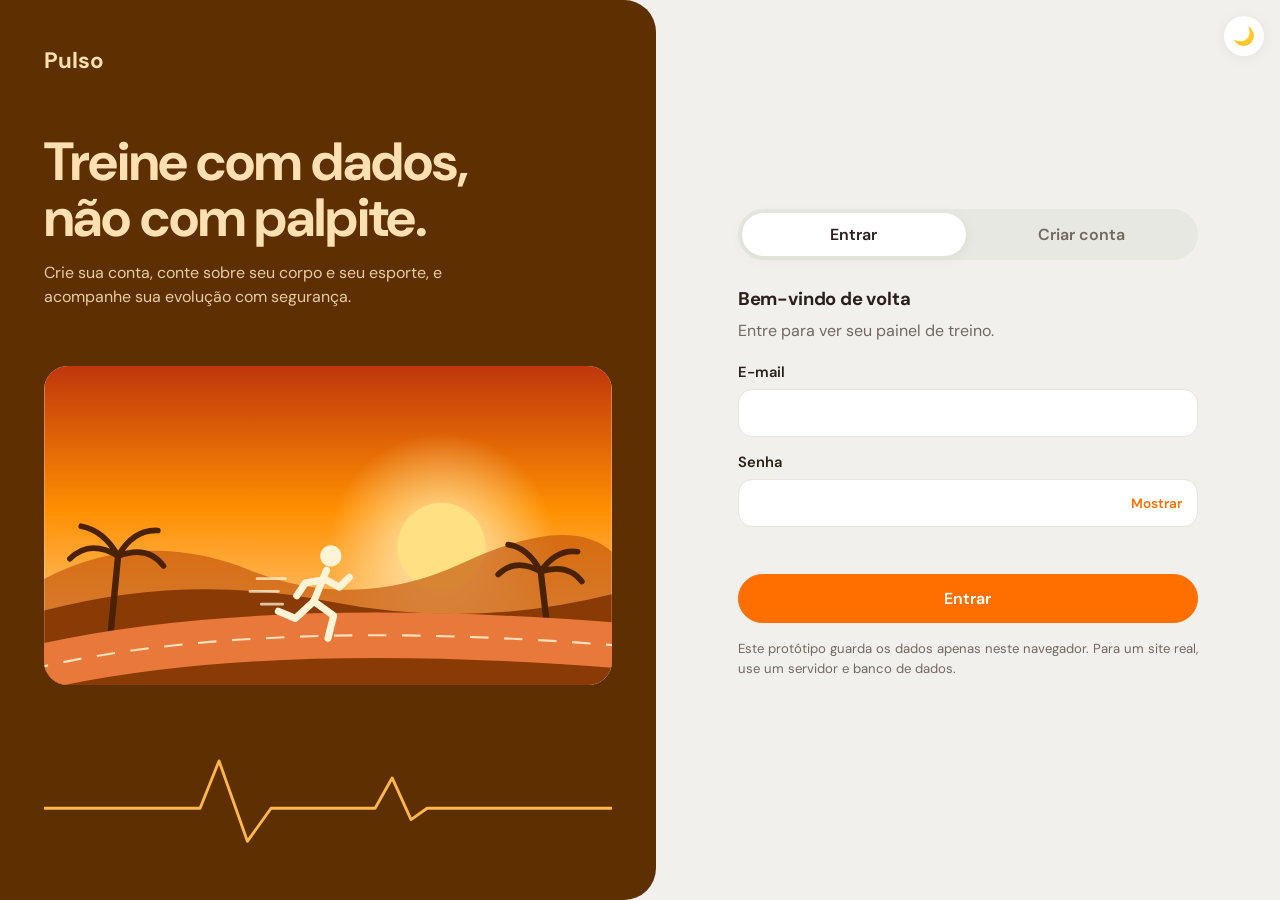
<file: pag6.html>
<!DOCTYPE html>
<html lang="pt-BR">
<head>
<meta charset="utf-8">
<meta name="viewport" content="width=device-width, initial-scale=1, viewport-fit=cover">
<meta name="theme-color" content="#F1F0EC">
<meta name="mobile-web-app-capable" content="yes">
<meta name="apple-mobile-web-app-capable" content="yes">
<meta name="apple-mobile-web-app-title" content="Pulso">
<link rel="manifest" href="manifest.webmanifest">
<link rel="icon" href="icons/icon-192.png">
<link rel="apple-touch-icon" href="icons/apple-touch-icon.png">
<title>Pulso – Configurações</title>
<link rel="stylesheet" href="css/estilo.css">
<script>try{document.documentElement.dataset.tema=JSON.parse(localStorage.getItem('pulso_tema')||'null')||(matchMedia('(prefers-color-scheme: dark)').matches?'escuro':'claro')}catch(e){}</script>
</head>
<body>
<header id="topo"></header>
<main class="pagina configuracoes">
  <h1>Configurações</h1>
  <p class="sub">Gerencie sua conta, segurança e a forma como você usa o Pulso.</p>

  <section class="bloco" id="perfil" aria-labelledby="tituloPerfil">
    <h2 id="tituloPerfil">Perfil</h2>
    <p class="sub">Sua foto, seu nome e os dados usados para calcular indicadores e metas.</p>
    <div class="foto-perfil">
      <div id="fotoPerfil"></div>
      <div>
        <button class="btn sec mini" id="btnFoto" type="button">Escolher foto</button>
        <button class="btn perigo mini" id="btnRemoverFoto" type="button" hidden>Remover</button>
        <input type="file" id="arqFoto" accept="image/*" hidden>
        <p class="nota" style="margin:8px 0 0">A foto é recortada em quadrado e fica guardada só neste navegador.</p>
      </div>
    </div>
    <p class="mensagem-config" id="msgFoto" role="status" aria-live="polite"></p>
    <form id="formPerfil" novalidate>
      <div class="field"><label for="nome">Nome completo</label><input type="text" id="nome" autocomplete="name" maxlength="60"></div>
      <div class="row">
        <div class="field"><label for="peso">Peso <span class="hint">(kg)</span></label>
          <input type="number" id="peso" min="30" max="300" step="0.1" inputmode="decimal"></div>
        <div class="field"><label for="altura">Altura <span class="hint">(cm)</span></label>
          <input type="number" id="altura" min="100" max="250" inputmode="numeric"></div>
      </div>
      <div class="row">
        <div class="field"><label for="objetivo">Objetivo</label><select id="objetivo"></select></div>
        <div class="field"><label for="nivel">Nível atual</label><select id="nivel"></select></div>
      </div>
      <div class="row">
        <div class="field"><label for="esporte">Esporte principal</label><input type="text" id="esporte" maxlength="40"></div>
        <div class="field"><label for="dias">Dias de treino por semana</label><select id="dias"></select></div>
      </div>
      <p class="mensagem-config" id="msgPerfil" role="status" aria-live="polite"></p>
      <button class="btn" type="submit">Salvar perfil</button>
    </form>
  </section>

  <section class="bloco dicas-destaque" aria-labelledby="tituloDicas">
    <div class="dicas-icone" aria-hidden="true">💡</div>
    <div class="dicas-conteudo">
      <h2 id="tituloDicas">Dicas — aprenda a usar o Pulso</h2>
      <p>O Pulso leva você até cada página e mostra, em balões, o que cada função faz e onde encontrá-la. Você pode avançar, voltar e sair quando quiser.</p>
      <button class="btn" id="iniciarTour" type="button">✨ Mostrar como o site funciona</button>
    </div>
  </section>

  <section class="bloco" aria-labelledby="tituloConta">
    <h2 id="tituloConta">E-mail da conta</h2>
    <p class="sub">Use um endereço ao qual você tenha acesso. A alteração será salva neste navegador.</p>
    <form id="formEmail" novalidate>
      <div class="field"><label for="emailAtual">E-mail atual</label><input id="emailAtual" type="email" autocomplete="email" readonly></div>
      <div class="field"><label for="novoEmail">Novo e-mail</label><input id="novoEmail" type="email" autocomplete="email" placeholder="voce@exemplo.com" required></div>
      <p class="mensagem-config" id="msgEmail" role="status" aria-live="polite"></p>
      <button class="btn" type="submit">Salvar novo e-mail</button>
    </form>
  </section>

  <section class="bloco" aria-labelledby="tituloSeguranca">
    <h2 id="tituloSeguranca">Segurança e senha</h2>
    <p class="sub">Troque sua senha periodicamente e não compartilhe seus dados de acesso.</p>
    <form id="formSenha" novalidate>
      <div class="field"><label for="senhaAtual">Senha atual</label><input id="senhaAtual" type="password" autocomplete="current-password" required></div>
      <div class="field"><label for="senhaNova">Nova senha</label><input id="senhaNova" type="password" autocomplete="new-password" minlength="8" required><p class="nota">Use pelo menos 8 caracteres.</p></div>
      <div class="field"><label for="senhaConfirmar">Confirmar nova senha</label><input id="senhaConfirmar" type="password" autocomplete="new-password" minlength="8" required></div>
      <p class="mensagem-config" id="msgSenha" role="status" aria-live="polite"></p>
      <button class="btn" type="submit">Atualizar senha</button>
    </form>
    <div class="aviso config-aviso"><strong>Importante:</strong> este projeto é um protótipo. Os dados ficam salvos no armazenamento local do navegador; a alteração de e-mail não envia confirmação e não existe recuperação de senha por e-mail.</div>
  </section>

  <section class="bloco" aria-labelledby="tituloAcessibilidade">
    <h2 id="tituloAcessibilidade">Acessibilidade</h2>
    <p class="sub">Personalize a leitura e a navegação. As preferências ficam salvas neste navegador.</p>
    <div class="field"><label for="tamanhoFonte">Tamanho do texto</label>
      <select id="tamanhoFonte">
        <option value="normal">Padrão</option><option value="grande">Grande</option><option value="maior">Muito grande</option>
      </select>
    </div>
    <label class="opcao-acessibilidade"><input type="checkbox" id="altoContraste"> <span><strong>Alto contraste</strong><small>Aumenta a diferença entre o texto, o fundo e os elementos.</small></span></label>
    <label class="opcao-acessibilidade"><input type="checkbox" id="sublinharLinks"> <span><strong>Sublinhar links</strong><small>Ajuda a identificar links nas páginas.</small></span></label>
    <label class="opcao-acessibilidade"><input type="checkbox" id="reduzirMovimento"> <span><strong>Reduzir animações</strong><small>Reduz transições e movimentos decorativos.</small></span></label>
    <p class="mensagem-config" id="msgAcessibilidade" role="status" aria-live="polite"></p>
    <button class="btn sec" id="salvarAcessibilidade" type="button">Salvar preferências de acessibilidade</button>
    <button class="btn sec" id="restaurarAcessibilidade" type="button" style="margin-top:10px">Restaurar padrão</button>
  </section>

  <section class="bloco" aria-labelledby="tituloUso">
    <h2 id="tituloUso">Preferências de uso</h2>
    <div class="preferencia-linha"><div><strong>Aparência</strong><p class="nota">Alterne entre o tema claro e escuro pelo botão de lua/sol no topo.</p></div><span aria-hidden="true">🌗</span></div>
    <div class="preferencia-linha"><div><strong>Ajuda e explicações</strong><p class="nota">Abra “Dicas” nesta página sempre que quiser relembrar como uma função funciona.</p></div><button class="btn sec mini" id="abrirDicasSecao" type="button">Ver dicas</button></div>
  </section>
  <section class="bloco" aria-labelledby="tituloApp">
    <h2 id="tituloApp">Instalar como aplicativo</h2>
    <p class="sub" id="appTxt"></p>
    <button class="btn" id="btnInstalar" type="button" hidden>Instalar o Pulso</button>
  </section>

  <section class="bloco" aria-labelledby="tituloDados">
    <h2 id="tituloDados">Seus dados</h2>
    <p class="sub">Baixe uma cópia de tudo o que está guardado (conta, treinos, check-ins e medidas) ou apague sua conta.</p>
    <p class="mensagem-config" id="msgDados" role="status" aria-live="polite"></p>
    <div class="row">
      <button class="btn sec" id="btnBackup" type="button">Baixar meus dados</button>
      <button class="btn perigo" id="btnApagar" type="button">Apagar minha conta</button>
    </div>
  </section>
</main>

<script src="js/app.js"></script>
<script>
const usuario = Conta.exigirLogin();
if (usuario) iniciarConfiguracoes(usuario);

function iniciarConfiguracoes(usuario) {
  montarTopo();
  $('#emailAtual').value = usuario.email || '';

  function mensagem(id, texto, erro = false) {
    const campo = $(id); campo.textContent = texto; campo.classList.toggle('erro-config', erro); campo.classList.toggle('sucesso-config', !!texto && !erro);
  }

  /* Perfil: foto e dados pessoais */
  const O = CONFIG.opcoes;
  preencher($('#objetivo'), O.objetivos); preencher($('#nivel'), O.niveis); preencher($('#dias'), [1, 2, 3, 4, 5, 6, 7]);
  function desenharPerfil() {
    const u = Conta.atual();
    $('#fotoPerfil').textContent = ''; $('#fotoPerfil').append(avatar(u, true)); $('#btnRemoverFoto').hidden = !u.foto;
    $('#nome').value = u.nome; $('#peso').value = u.peso; $('#altura').value = u.altura; $('#objetivo').value = u.objetivo;
    $('#nivel').value = u.nivel; $('#esporte').value = u.esporte; $('#dias').value = u.dias;
  }
  $('#formPerfil').addEventListener('submit', e => {
    e.preventDefault();
    const nome = $('#nome').value.trim().replace(/\s+/g, ' ');
    if (nome.length < 2) return mensagem('#msgPerfil', 'Digite seu nome.', true);
    if (!$('#peso').value || !$('#peso').checkValidity()) return mensagem('#msgPerfil', 'Informe o peso em quilos (entre 30 e 300).', true);
    if (!$('#altura').value || !$('#altura').checkValidity()) return mensagem('#msgPerfil', 'Informe a altura em centímetros (entre 100 e 250).', true);
    if (!$('#esporte').value.trim()) return mensagem('#msgPerfil', 'Informe seu esporte principal.', true);
    const ok = Conta.atualizar({
      nome, peso: +$('#peso').value, altura: +$('#altura').value, objetivo: $('#objetivo').value,
      nivel: $('#nivel').value, esporte: $('#esporte').value.trim(), dias: +$('#dias').value
    });
    mensagem('#msgPerfil', ok ? 'Perfil atualizado.' : 'Não foi possível salvar no navegador.', !ok);
    if (ok) { desenharPerfil(); montarTopo(); }
  });
  $('#btnFoto').onclick = () => $('#arqFoto').click();
  $('#arqFoto').onchange = async e => {
    const arq = e.target.files[0];
    if (!arq) return;
    try {
      const ok = await fotoParaDataURL(arq).then(f => Conta.atualizar({ foto: f }));
      mensagem('#msgFoto', ok ? 'Foto atualizada.' : 'Não foi possível salvar a foto no navegador.', !ok);
      if (ok) { desenharPerfil(); montarTopo(); }
    } catch (err) { mensagem('#msgFoto', err.message, true); }
    e.target.value = '';
  };
  $('#btnRemoverFoto').onclick = () => { Conta.atualizar({ foto: null }); mensagem('#msgFoto', 'Foto removida.'); desenharPerfil(); montarTopo(); };
  desenharPerfil();

  $('#formEmail').addEventListener('submit', async e => {
    e.preventDefault();
    const novo = $('#novoEmail').value.trim().toLowerCase();
    if (!novo) return mensagem('#msgEmail', 'Digite o novo e-mail.', true);
    const resultado = await Conta.alterarEmail(novo);
    mensagem('#msgEmail', resultado.mensagem || resultado.erro, !resultado.ok);
    if (resultado.ok) { $('#emailAtual').value = novo; $('#novoEmail').value = ''; }
  });

  $('#formSenha').addEventListener('submit', async e => {
    e.preventDefault();
    const atual = $('#senhaAtual').value, nova = $('#senhaNova').value, confirmar = $('#senhaConfirmar').value;
    if (nova !== confirmar) return mensagem('#msgSenha', 'As novas senhas não são iguais.', true);
    if (nova.length < 8) return mensagem('#msgSenha', 'A nova senha precisa ter pelo menos 8 caracteres.', true);
    const ok = await Conta.alterarSenha(atual, nova);
    if (ok === true) {
      mensagem('#msgSenha', 'Senha atualizada neste navegador.');
      $('#formSenha').reset();
    } else mensagem('#msgSenha', ok.erro || 'Não foi possível atualizar a senha.', true);
  });

  const opcoes = Acessibilidade.ler();
  $('#tamanhoFonte').value = opcoes.fonte;
  $('#altoContraste').checked = opcoes.contraste;
  $('#sublinharLinks').checked = opcoes.sublinharLinks;
  $('#reduzirMovimento').checked = opcoes.reduzirMovimento;
  function lerAcessibilidade() {
    return { fonte: $('#tamanhoFonte').value, contraste: $('#altoContraste').checked, sublinharLinks: $('#sublinharLinks').checked, reduzirMovimento: $('#reduzirMovimento').checked };
  }
  $('#salvarAcessibilidade').onclick = () => { Acessibilidade.salvar(lerAcessibilidade()); mensagem('#msgAcessibilidade', 'Preferências de acessibilidade salvas.'); };
  $('#restaurarAcessibilidade').onclick = () => {
    $('#tamanhoFonte').value = 'normal'; $('#altoContraste').checked = false; $('#sublinharLinks').checked = false; $('#reduzirMovimento').checked = false;
    Acessibilidade.salvar(Acessibilidade.padrao); mensagem('#msgAcessibilidade', 'Preferências padrão restauradas.');
  };

  /* Seus dados e aplicativo */
  $('#btnBackup').onclick = () => {
    const { sal, hash, ...perfil } = Conta.atual();
    const dados = { conta: perfil, treinos: Treinos.listar(), checkins: Checkins.listar(), medidas: Medidas.listar() };
    const blob = new Blob([JSON.stringify(dados, null, 2)], { type: 'application/json' });
    const a = el('a'); a.href = URL.createObjectURL(blob); a.download = 'pulso-meus-dados.json';
    document.body.append(a); a.click(); a.remove();
    setTimeout(() => URL.revokeObjectURL(a.href), 1000);
    mensagem('#msgDados', 'Arquivo pulso-meus-dados.json baixado.');
  };
  $('#btnApagar').onclick = () => {
    if (confirm('Apagar sua conta e todos os seus registros (treinos, check-ins e medidas)? Isso não pode ser desfeito.')) Conta.apagar();
  };

  function atualizarApp() {
    const txt = $('#appTxt'), btn = $('#btnInstalar');
    if (modoApp()) { txt.textContent = 'Você já está usando o Pulso como aplicativo.'; btn.hidden = true; return; }
    btn.hidden = !convitePwa;
    txt.textContent = convitePwa
      ? 'Instale para abrir o Pulso direto da tela inicial, em tela cheia e até sem internet.'
      : 'iPhone: toque em Compartilhar e depois em "Adicionar à Tela de Início". Android: abra o menu do navegador e escolha "Instalar aplicativo". Computador: use o ícone de instalar na barra de endereço. O site precisa estar em um endereço seguro (https).';
  }
  document.addEventListener('convite-app', atualizarApp);
  $('#btnInstalar').onclick = async () => { await instalarApp(); atualizarApp(); };
  atualizarApp();

  $('#iniciarTour').onclick = () => Tour.iniciar();   // o roteiro fica em Tour (js/app.js)
  $('#abrirDicasSecao').onclick = () => Tour.iniciar();
}
</script>
</body>
</html>
</file>
<file: css/estilo.css>
/* ===== Pulso: estilo compartilhado =====
   Para mudar o visual do site inteiro, edite as variáveis em :root.
   --r = campos | --r-lg = cartões | --pill = botões e menu */
   @import url("https://fonts.googleapis.com/css2?family=DM+Sans:wght@400;500;600;700&display=swap");
   :root{
     --bg:#F1F0EC; --surface:#fff; --ink:#2A1F1A; --muted:#726761; --line:#E6E4DF;
     --accent:#FF6F00; --barra:#FF9100; --accent-soft:#FFE0B2; --verde-escuro:#5E2F00; --pulse:#FFB74D; --danger:#B3261E;
     --azul:#DCEBFA; --rosa:#FBE3E3; --laranja:#FDEBCF;
     --on-accent:#fff; --logo:#5E2F00; --aviso:#FFF4D6; --chip-on:#FFE0B2; --tab-bg:#E7E8E1; --midia-bg:#E5DDD2; --traco:#C4BBB7;
     color-scheme:light;
     --r:14px; --r-lg:24px; --pill:999px; --sombra:0 2px 14px rgba(42,31,26,.06);
     --text:"DM Sans","Segoe UI",system-ui,sans-serif; --display:var(--text);
   }
   /* Modo escuro: ligado pelo botão do topo (data-tema="escuro" no <html>). Só as variáveis mudam. */
   :root[data-tema=escuro]{
     --bg:#181311; --surface:#261F1B; --ink:#EEE9E8; --muted:#ADA19F; --line:#3B302C;
     --accent:#FF9100; --barra:#FF6F00; --accent-soft:#3E2723; --verde-escuro:#3E2723; --pulse:#FFB74D; --danger:#FF8A80;
     --azul:#1F3A4D; --rosa:#4A2626; --laranja:#4A3A1E;
     --on-accent:#1A0F00; --logo:#FFB74D; --aviso:#3B3519; --chip-on:#4E342E; --tab-bg:#15100E; --midia-bg:#322724; --traco:#4E3C38;
     --sombra:0 2px 14px rgba(0,0,0,.35); color-scheme:dark;
   }
   *{box-sizing:border-box}
   [hidden]{display:none!important}
   body{margin:0;font-family:var(--text);color:var(--ink);background:var(--bg);line-height:1.5}
   :focus-visible{outline:3px solid var(--accent);outline-offset:2px}
   h1,h2{font-weight:700;letter-spacing:-.01em;margin:0 0 6px}
   h1{font-size:clamp(1.6rem,3.5vw,2.1rem)}
   h2{font-size:1.15rem}
   .sub{color:var(--muted);margin:0 0 18px}
   .hint{font-weight:400;color:var(--muted);font-size:.85rem}
   
   /* ----- Botões ----- */
   .btn{width:100%;font:600 1rem var(--text);border-radius:var(--pill);padding:13px 22px;cursor:pointer;border:1.5px solid var(--accent);background:var(--accent);color:var(--on-accent)}
   .btn:hover{filter:brightness(1.08)}
   .btn:active{transform:scale(.98)}
   .btn:disabled{opacity:.6;cursor:wait}
   .btn.sec{background:transparent;color:var(--accent)}
   .btn.perigo{background:transparent;color:var(--danger);border-color:var(--danger)}
   .btn.mini{width:auto;padding:8px 18px;font-size:.92rem}
   
   /* ----- Formulários ----- */
   .field{margin-bottom:14px}
   label,.legend{display:block;font-weight:600;font-size:.92rem;margin-bottom:6px}
   input:not([type=checkbox]),select,textarea{width:100%;font:inherit;color:inherit;background:var(--surface);border:1.5px solid var(--line);border-radius:var(--r);padding:11px 14px}
   input:not([type=checkbox]):focus,select:focus,textarea:focus{border-color:var(--accent)}
   textarea{resize:vertical;min-height:64px}
   .row{display:grid;grid-template-columns:1fr 1fr;gap:12px}
   .pw{position:relative}
   .pw input{padding-right:78px}
   .pw button{position:absolute;right:8px;top:50%;transform:translateY(-50%);background:none;border:0;color:var(--accent);font:600 .85rem var(--text);cursor:pointer;padding:6px 8px}
   .checks{display:grid;grid-template-columns:1fr 1fr;gap:8px}
   .check{display:flex;gap:8px;align-items:flex-start;background:var(--surface);border:1.5px solid var(--line);border-radius:var(--r);padding:10px 12px;font-size:.9rem;font-weight:400;cursor:pointer;margin:0}
   .consent{display:flex;gap:10px;align-items:flex-start;font-size:.9rem;color:var(--muted);font-weight:400}
   .check input,.consent input{margin-top:4px;accent-color:var(--accent)}
   .erro{color:var(--danger);font-weight:500;min-height:1.4em;margin:2px 0 10px}
   .ok{color:var(--accent);font-weight:600;min-height:1.4em;margin:2px 0 10px}
   
   /* ----- Cartões ----- */
   .bloco{background:var(--surface);border-radius:var(--r-lg);padding:24px;box-shadow:var(--sombra)}
   .aviso{background:var(--aviso);border-radius:var(--r);padding:14px 16px;font-size:.92rem;margin-bottom:20px}
   .nota{font-size:.82rem;color:var(--muted);margin-top:16px}
   
   /* ----- Estrutura com menu lateral (montada por montarTopo) ----- */
   .app{display:grid;grid-template-columns:248px 1fr;min-height:100vh}
   .lateral{background:var(--surface);padding:26px 16px;position:sticky;top:0;height:100vh;height:100dvh;border-radius:0 var(--r-lg) var(--r-lg) 0;display:flex;flex-direction:column}
   .logo{display:flex;align-items:center;gap:10px;font-weight:700;font-size:1.25rem;color:var(--logo)}
   .logo::before{content:"";width:22px;height:22px;background:var(--accent);border-radius:50% 50% 50% 4px;transform:rotate(-45deg)}
   .lateral .logo{margin:0 10px 28px}
   .logo.mobile{display:none}
   .lateral nav{display:flex;flex-direction:column;gap:6px;flex:1}
   .lateral nav a.rodape{margin-top:auto}   /* Configurações: parte de baixo do menu */
   .lateral nav a{display:flex;align-items:center;gap:12px;color:var(--muted);text-decoration:none;font-weight:500;padding:11px 14px;border-radius:var(--pill)}
   .lateral nav a:hover{background:var(--bg)}
   .lateral nav a[aria-current=page]{background:var(--accent);color:var(--on-accent)}
   @media (min-width:821px){   /* menu lateral do computador: itens maiores e com mais destaque */
     .app{grid-template-columns:272px 1fr}
     .lateral{padding:28px 18px}
     .lateral nav{gap:8px}
     .lateral nav a{gap:14px;padding:10px 16px 10px 10px;color:var(--ink);font-size:1.05rem;font-weight:600;transition:background .15s,color .15s,transform .15s}
     .lateral nav a .ico{width:38px;height:38px;border-radius:50%;background:var(--bg);display:grid;place-items:center;font-size:1.15rem;flex:none;transition:background .15s}
     .lateral nav a:hover{background:var(--accent-soft);color:var(--logo);transform:translateX(3px)}
     .lateral nav a:hover .ico{background:var(--surface)}
     .lateral nav a[aria-current=page]{box-shadow:0 6px 16px rgba(255,111,0,.32)}
     .lateral nav a[aria-current=page] .ico{background:rgba(255,255,255,.25)}
   }
   .conteudo{min-width:0}
   .barra{display:flex;justify-content:flex-end;align-items:center;gap:12px;padding:18px 28px 0}
   .perfil{display:flex;align-items:center;gap:10px;text-decoration:none;color:var(--ink);font-weight:600;background:var(--surface);border-radius:var(--pill);padding:4px 16px 4px 4px;box-shadow:var(--sombra)}
   .avatar{width:38px;height:38px;border-radius:50%;background:var(--accent-soft);color:var(--logo);display:grid;place-items:center;font-weight:700;overflow:hidden;flex:none}
   .avatar img{width:100%;height:100%;object-fit:cover;display:block}
   .avatar.grande{width:96px;height:96px;font-size:2rem}
   .fab{position:fixed;right:24px;bottom:24px;width:58px;height:58px;border-radius:50%;background:var(--accent);color:var(--on-accent);font:600 2rem/1 var(--text);display:grid;place-items:center;text-decoration:none;box-shadow:0 8px 20px rgba(255,111,0,.35);z-index:9}
   
   /* ----- Fotos e vídeos (espaços controlados por CONFIG.midias) ----- */
   .midia{position:relative;border-radius:var(--r-lg);overflow:hidden;background:var(--midia-bg);aspect-ratio:16/9;display:grid;place-items:center}
   .midia img,.midia video{width:100%;height:100%;object-fit:cover;display:block}
   .midia.vazia{background:transparent;border:2px dashed var(--traco);color:var(--muted);text-align:center;padding:14px;align-content:center;gap:2px}
   .midia.vazia small{display:block;font-size:.78rem}
   .bloco-midia .midia{max-height:340px}
   
   /* ----- Botão de tema (claro/escuro) ----- */
   .tema{width:40px;height:40px;border-radius:50%;border:0;background:var(--surface);color:var(--ink);box-shadow:var(--sombra);cursor:pointer;font-size:1.1rem;display:grid;place-items:center;flex:none}
   .tema.flutuante{position:absolute;top:calc(16px + env(safe-area-inset-top));right:calc(16px + env(safe-area-inset-right));z-index:30}
   
   /* ----- Login ----- */
   .shell{display:grid;grid-template-columns:1.05fr 1fr;min-height:100vh}
   .hero{background:var(--verde-escuro);color:#FFE0B2;padding:44px;display:flex;flex-direction:column;justify-content:space-between;gap:24px;border-radius:0 32px 32px 0}
   .brand{font-weight:700;font-size:1.4rem}
   .hero h1{font-size:clamp(2.1rem,4.2vw,3.4rem);line-height:1.04;letter-spacing:-.02em;margin:0 0 14px;max-width:13ch}
   .hero p{margin:0;max-width:38ch;color:#E5CCA9}
   .hero .midia.vazia{border-color:#8D5B4C;color:#E5CCA9}
   .ecg{width:100%;height:auto;display:block}
   .ecg path{fill:none;stroke:var(--pulse);stroke-width:3;stroke-linecap:round;stroke-linejoin:round;stroke-dasharray:1400;stroke-dashoffset:1400;animation:draw 2.6s ease-out .3s forwards}
   @keyframes draw{to{stroke-dashoffset:0}}
   .painel-auth{padding:48px 24px;display:grid;place-items:center}
   .card{width:min(100%,460px)}
   .tabs{display:flex;gap:4px;background:var(--tab-bg);border-radius:var(--pill);padding:4px;margin-bottom:26px}
   .tab{flex:1;background:none;border:0;padding:11px 8px;font:600 1rem var(--text);color:var(--muted);cursor:pointer;border-radius:var(--pill)}
   .tab[aria-selected="true"]{background:var(--surface);color:var(--ink);box-shadow:var(--sombra)}
   .progress{display:flex;gap:6px;margin-bottom:6px}
   .progress span{flex:1;height:6px;border-radius:3px;background:var(--line)}
   .progress span.on{background:var(--accent)}
   .stepname{font-size:.9rem;color:var(--muted);margin:0 0 18px}
   .actions{display:flex;gap:10px}
   
   /* ----- Páginas internas ----- */
   .pagina{max-width:1040px;margin:0 auto;padding:22px 28px 56px}
   .pagina .bloco{margin-bottom:20px}
   .grade{display:grid;grid-template-columns:1fr 1fr;gap:20px}
   .grade .bloco{margin-bottom:0}
   .grade+.grade,.grade+.bloco,.bloco+.grade{margin-top:20px}
   .saudacao{position:relative;overflow:hidden;background:var(--accent-soft);border-radius:var(--r-lg);padding:26px;margin-bottom:20px}
   .saudacao>*:not(.midia){position:relative;max-width:58%}
   .saudacao .midia{position:absolute;right:0;top:0;bottom:0;width:36%;border-radius:0;aspect-ratio:auto}
   .meta{height:12px;background:var(--surface);border-radius:var(--pill);overflow:hidden;margin:14px 0 8px}
   .meta div{height:100%;width:0;background:var(--accent);border-radius:var(--pill);transition:width .5s}
   .metricas{display:grid;grid-template-columns:repeat(4,1fr);gap:16px;margin-bottom:20px}
   .metrica{background:var(--surface);border-radius:var(--r-lg);padding:18px;box-shadow:var(--sombra)}
   .cab{display:flex;align-items:center;gap:10px;font-weight:600;margin-bottom:14px}
   .icone{width:34px;height:34px;border-radius:50%;display:grid;place-items:center;background:var(--c,var(--accent-soft))}
   .metrica b{font-size:1.9rem;font-weight:700;letter-spacing:-.02em}
   .metrica small{color:var(--muted);margin-left:6px}
   .metrica .meta{background:var(--bg);height:8px;margin:12px 0 0}
   .metrica .meta div{background:var(--barra)}
   .chips{display:flex;gap:8px;flex-wrap:wrap;margin:6px 0 16px}
   .chip{border:1.5px solid var(--line);background:var(--surface);border-radius:var(--pill);padding:6px 16px;font:600 .9rem var(--text);cursor:pointer;color:var(--muted)}
   .chip[aria-pressed=true]{background:var(--chip-on);border-color:var(--chip-on);color:var(--ink)}
   .cal-topo{display:flex;align-items:center;justify-content:space-between;margin-bottom:12px}
   .cal-topo h2{margin:0}
   .cal-topo h2::first-letter{text-transform:uppercase}
   .cal-topo button{width:34px;height:34px;border-radius:50%;border:1.5px solid var(--line);background:var(--surface);color:var(--ink);cursor:pointer;font-size:1rem}
   .cal{display:grid;grid-template-columns:repeat(7,1fr);gap:6px;text-align:center}
   .dia-sem{font-size:.78rem;color:var(--muted);font-weight:600}
   .dia{aspect-ratio:1;display:grid;place-items:center;border-radius:50%;font-size:.9rem}
   button.dia{border:0;font:inherit;font-size:.9rem;color:var(--ink);background:transparent;cursor:pointer;padding:0;width:100%}
   button.dia:disabled{opacity:.35;cursor:default}
   .dia.treinou{font-weight:700}
   .dia.n1,.cal-legenda .n1{background:var(--accent-soft);background:color-mix(in srgb,var(--accent) 22%,var(--surface))}
   .dia.n2,.cal-legenda .n2{background:var(--pulse);background:color-mix(in srgb,var(--accent) 55%,var(--surface))}
   .dia.n3,.cal-legenda .n3{background:var(--accent)}
   .dia.n3{color:var(--on-accent)}
   .dia.hoje{box-shadow:inset 0 0 0 2px var(--accent);font-weight:700}
   .dia.sel{outline:2px solid var(--ink);outline-offset:2px}
   .cal-acoes{margin:0 0 12px}
   .cal-legenda{display:flex;gap:14px;flex-wrap:wrap;font-size:.8rem;color:var(--muted);margin:12px 0}
   .cal-legenda i{display:inline-block;width:12px;height:12px;border-radius:50%;margin-right:6px;vertical-align:-1px}
   .dia-detalhe{border-top:1px solid var(--line);padding-top:14px;margin-top:6px}
   .dia-detalhe .lista{margin:6px 0 12px}
   .chip[aria-checked=true]{background:var(--chip-on);border-color:var(--accent);color:var(--ink)}
   .field .chips{margin:4px 0 8px}
   .field .chip{padding:9px 18px}
   .link-btn{background:none;border:0;color:var(--accent);font:600 .92rem var(--text);cursor:pointer;padding:6px 0;margin-bottom:8px;text-decoration:underline}
   .stats{display:grid;grid-template-columns:repeat(3,1fr);gap:10px;margin:0}
   .stats div,.resumo div{background:var(--bg);border-radius:var(--r);padding:12px 14px}
   .stats dt,.resumo dt{font-size:.82rem;color:var(--muted)}
   .stats dd{margin:2px 0 0;font:700 1.35rem var(--text)}
   .resumo{display:grid;grid-template-columns:repeat(3,1fr);gap:10px;margin:0}
   .resumo dd{margin:2px 0 0;font-weight:600}
   .resumo small{display:block;font-weight:400;font-size:.8rem;color:var(--muted)}
   .barras{display:flex;align-items:flex-end;gap:10px;height:136px}
   .barras div{flex:1;display:flex;flex-direction:column;justify-content:flex-end;align-items:center;height:100%;font-size:.78rem;color:var(--muted)}
   .barras i{display:block;width:100%;max-width:34px;background:var(--barra);border-radius:10px 10px 4px 4px}
   .barras .zero i{background:var(--line)}
   .barras.agua i{background:#9CCBEA}
   .barras.sono i{background:#F2C98A}
   .grafico{width:100%;height:auto;display:block}
   .grafico polyline{fill:none;stroke:var(--accent);stroke-width:3;stroke-linejoin:round;stroke-linecap:round}
   .grafico circle{fill:var(--accent)}
   .grafico text{fill:var(--muted);font-size:12px}
   ul.lista{list-style:none;margin:0;padding:0}
   .lista li{display:flex;justify-content:space-between;gap:12px;align-items:flex-start;padding:12px 0;border-bottom:1px solid var(--line)}
   .lista li:last-child{border-bottom:0}
   .lista strong{display:block}
   .lista span{color:var(--muted);font-size:.9rem}
   .lista button{background:none;border:0;color:var(--danger);font:600 .85rem var(--text);cursor:pointer;padding:4px 8px;border-radius:var(--pill)}
   .vazio{color:var(--muted);margin:0}
   .foto-perfil{display:flex;align-items:center;gap:18px;flex-wrap:wrap}
   
   @media (max-width:1100px){.grade{grid-template-columns:1fr}.metricas{grid-template-columns:1fr 1fr}}
   @media (max-width:820px){
     .shell,.grade{grid-template-columns:1fr}
     .hero{padding:calc(28px + env(safe-area-inset-top)) 24px 28px;border-radius:0 0 28px 28px}
     .hero h1{font-size:2rem}
     .hero .midia,.hero .ecg,.hero p{display:none}   /* no celular o formulário aparece logo, sem rolar */
     .painel-auth{padding:32px 20px 48px}
     .app{grid-template-columns:1fr}
     .lateral{position:fixed;left:calc(12px + env(safe-area-inset-left));right:calc(12px + env(safe-area-inset-right));bottom:calc(12px + env(safe-area-inset-bottom));top:auto;height:auto;z-index:20;border-radius:var(--pill);padding:6px;box-shadow:0 10px 30px rgba(0,0,0,.2)}
     .lateral .logo{display:none}
     .lateral nav{flex-direction:row;justify-content:space-around;gap:2px}
     .lateral nav a{flex-direction:column;gap:0;font-size:.7rem;padding:7px 10px}
     .lateral nav a.rodape{margin-top:0}
     .logo.mobile{display:flex}
     .barra{justify-content:space-between;padding:calc(16px + env(safe-area-inset-top)) 20px 0}
     .pagina{padding:18px 20px calc(120px + env(safe-area-inset-bottom))}
     .fab{bottom:calc(96px + env(safe-area-inset-bottom));right:18px}
     .saudacao>*:not(.midia){max-width:100%}
     .saudacao .midia{display:none}
   }
   @media (max-width:480px){
     .row,.checks,.stats,.resumo{grid-template-columns:1fr}
     .perfil span:last-child{display:none}
     .perfil{padding:4px}
   }
   @media (prefers-reduced-motion:reduce){.ecg path{animation:none;stroke-dashoffset:0}.meta div{transition:none}.lateral nav a,.lateral nav a .ico{transition:none}.lateral nav a:hover{transform:none}}
   
   /* ----- Quando aberto como aplicativo instalado ----- */
   @media (display-mode:standalone){html,body{overscroll-behavior-y:none}}
   
   /* ----- Celular e telas de toque ----- */
   html{font-size:100%;-webkit-text-size-adjust:100%}
   body{padding-left:env(safe-area-inset-left);padding-right:env(safe-area-inset-right)}
   button,a,.chip,.tab,label.check{touch-action:manipulation;-webkit-tap-highlight-color:transparent}
   .grade>*,.metricas>*{min-width:0}
   .lista div{min-width:0;overflow-wrap:anywhere}
   .barras em{font-style:normal;font-size:.7rem;color:var(--muted);min-height:1em}
   input[type=checkbox]{width:20px;height:20px}
   @media (pointer:coarse){   /* dedo em vez de mouse: alvos de pelo menos 44 px */
     .btn,.btn.mini,.tab{min-height:46px}
     .chip,.cal-topo button,.tema,.lista button{min-height:44px;min-width:44px}
     .pw button{min-height:44px;min-width:56px}
     .lateral nav a{min-height:48px}
   }
   @media (max-width:820px) and (orientation:landscape){.pagina{padding-bottom:96px}.fab{bottom:80px}}
   @media (max-width:480px){   /* 4 métricas visíveis de uma vez, em 2 colunas */
     .metricas{gap:12px}
     .metrica{padding:14px}
     .metrica b{font-size:1.5rem}
     .cab{font-size:.85rem;gap:8px;margin-bottom:10px}
     .icone{width:30px;height:30px}
   }

   /* ----- Configurações (pag6) ----- */
   .configuracoes{max-width:760px}
   .configuracoes .bloco{margin-bottom:20px}
   .mensagem-config{min-height:1.4em;margin:2px 0 10px;font-weight:600;font-size:.92rem}
   .erro-config{color:var(--danger)}
   .sucesso-config{color:var(--accent)}
   .config-aviso{margin:16px 0 0}
   .dicas-destaque{display:flex;gap:18px;align-items:flex-start;background:var(--accent-soft);border:1.5px solid var(--accent)}
   .dicas-icone{font-size:2rem;line-height:1}
   .dicas-conteudo h2{margin-top:0}
   .dicas-conteudo .btn{width:auto}
   .opcao-acessibilidade{display:flex;gap:12px;align-items:flex-start;padding:12px 0;border-top:1px solid var(--line);cursor:pointer}
   .opcao-acessibilidade input{margin-top:3px;flex:none}
   .opcao-acessibilidade small{display:block;color:var(--muted);font-size:.85rem}
   .preferencia-linha{display:flex;justify-content:space-between;align-items:center;gap:16px;padding:12px 0;border-top:1px solid var(--line)}
   .preferencia-linha .nota{margin:4px 0 0}
   .preferencia-linha .btn{width:auto;flex:none}
   /* ----- Dicas guiadas: balões que apontam para as funções (ver Tour em app.js) ----- */
   .tour-alvo{outline:3px solid var(--accent)!important;outline-offset:4px;scroll-margin:24px}
   .tour-balao{position:fixed;z-index:200;width:min(380px,calc(100vw - 24px));background:var(--surface);color:var(--ink);border:1.5px solid var(--accent);border-radius:var(--r-lg);padding:16px 18px;box-shadow:0 14px 40px rgba(0,0,0,.35)}
   .tour-balao:focus{outline:none}
   .tour-balao h2{font-size:1.15rem;margin:6px 0}
   .tour-balao p{margin:0 0 10px;font-size:.95rem}
   .tour-topo{display:flex;justify-content:space-between;align-items:center;font-weight:600;font-size:.85rem;color:var(--muted)}
   .tour-fechar{background:none;border:0;color:var(--ink);font-size:1.1rem;cursor:pointer;min-width:44px;min-height:44px;margin:-8px -10px -8px 0;border-radius:50%}
   .tour-progresso{height:5px;background:var(--bg);border-radius:var(--pill);overflow:hidden;margin:2px 0 12px}
   .tour-progresso span{display:block;height:100%;background:var(--accent);transition:width .25s}
   .tour-simbolo{font-size:1.8rem;line-height:1}
   .tour-balao .tour-dica{background:var(--aviso);border-radius:var(--r);padding:10px 12px;font-size:.88rem}
   .tour-acoes{display:grid;grid-template-columns:1fr 1fr;gap:10px;margin-top:4px}
   .tour-acoes .btn{padding:10px 16px}
   .tour-acoes .btn:disabled{opacity:.45;cursor:not-allowed}
   .tour-seta{position:absolute;width:16px;height:16px;background:var(--surface);border:1.5px solid var(--accent);transform:rotate(45deg)}
   .tour-balao[data-lado=cima] .tour-seta{top:-9px;border-right:0;border-bottom:0}
   .tour-balao[data-lado=baixo] .tour-seta{bottom:-9px;border-left:0;border-top:0}
   .tour-balao[data-lado=esquerda] .tour-seta{left:-9px;border-top:0;border-right:0}
   .tour-balao[data-lado=direita] .tour-seta{right:-9px;border-bottom:0;border-left:0}
   .tour-balao:not([data-lado]) .tour-seta{display:none}
   .tour-balao.centro{top:50%;left:50%;transform:translate(-50%,-50%);width:min(440px,calc(100vw - 24px));box-shadow:0 0 0 100vmax rgba(0,0,0,.5),0 14px 40px rgba(0,0,0,.35)}
   .tour-balao.movel{left:12px;right:12px;width:auto;top:auto;bottom:calc(92px + env(safe-area-inset-bottom));max-height:55vh;overflow:auto}
   @media (max-width:480px){.dicas-destaque{flex-direction:column}.preferencia-linha{flex-direction:column;align-items:flex-start}}

   /* ----- Acessibilidade: ligada por Configurações (atributos no <html>, ver Acessibilidade em app.js) ----- */
   html[data-fonte=grande]{font-size:118%}
   html[data-fonte=maior]{font-size:135%}
   html[data-links=sim] a{text-decoration:underline!important;text-underline-offset:3px}
   html[data-movimento=reduzido] *,html[data-movimento=reduzido] *::before,html[data-movimento=reduzido] *::after{animation-duration:.001ms!important;animation-iteration-count:1!important;transition-duration:.001ms!important;scroll-behavior:auto!important}
   html[data-movimento=reduzido] .ecg path{animation:none;stroke-dashoffset:0}
   :root[data-contraste=alto]{
     --bg:#fff; --surface:#fff; --ink:#000; --muted:#1A1A1A; --line:#000;
     --accent:#8F3200; --barra:#8F3200; --accent-soft:#FFE0B2; --verde-escuro:#000; --pulse:#8F3200; --danger:#8A0000;
     --on-accent:#fff; --logo:#000; --aviso:#FFF1B8; --chip-on:#FFD79A; --tab-bg:#E9E9E9; --midia-bg:#E9E9E9; --traco:#000; --sombra:none;
   }
   :root[data-tema=escuro][data-contraste=alto]{
     --bg:#000; --surface:#000; --ink:#fff; --muted:#F0F0F0; --line:#fff;
     --accent:#FFB74D; --barra:#FFB74D; --accent-soft:#3A2500; --verde-escuro:#FFB74D; --pulse:#FFB74D; --danger:#FFB4AB;
     --azul:#1A1A1A; --rosa:#1A1A1A; --laranja:#1A1A1A;
     --on-accent:#000; --logo:#FFB74D; --aviso:#3A3000; --chip-on:#5A3A00; --tab-bg:#111; --midia-bg:#111; --traco:#fff; --sombra:none;
   }
   html[data-contraste=alto] :is(.bloco,.metrica,.card,.perfil,.chip,.tab,.tour-balao){border:2px solid var(--ink)}
   html[data-contraste=alto] .lateral{border-right:2px solid var(--ink)}
   html[data-contraste=alto] input:not([type=checkbox]),html[data-contraste=alto] select,html[data-contraste=alto] textarea{border:2px solid var(--ink)}
   html[data-contraste=alto] .btn.sec{border-width:2px}
</file>
